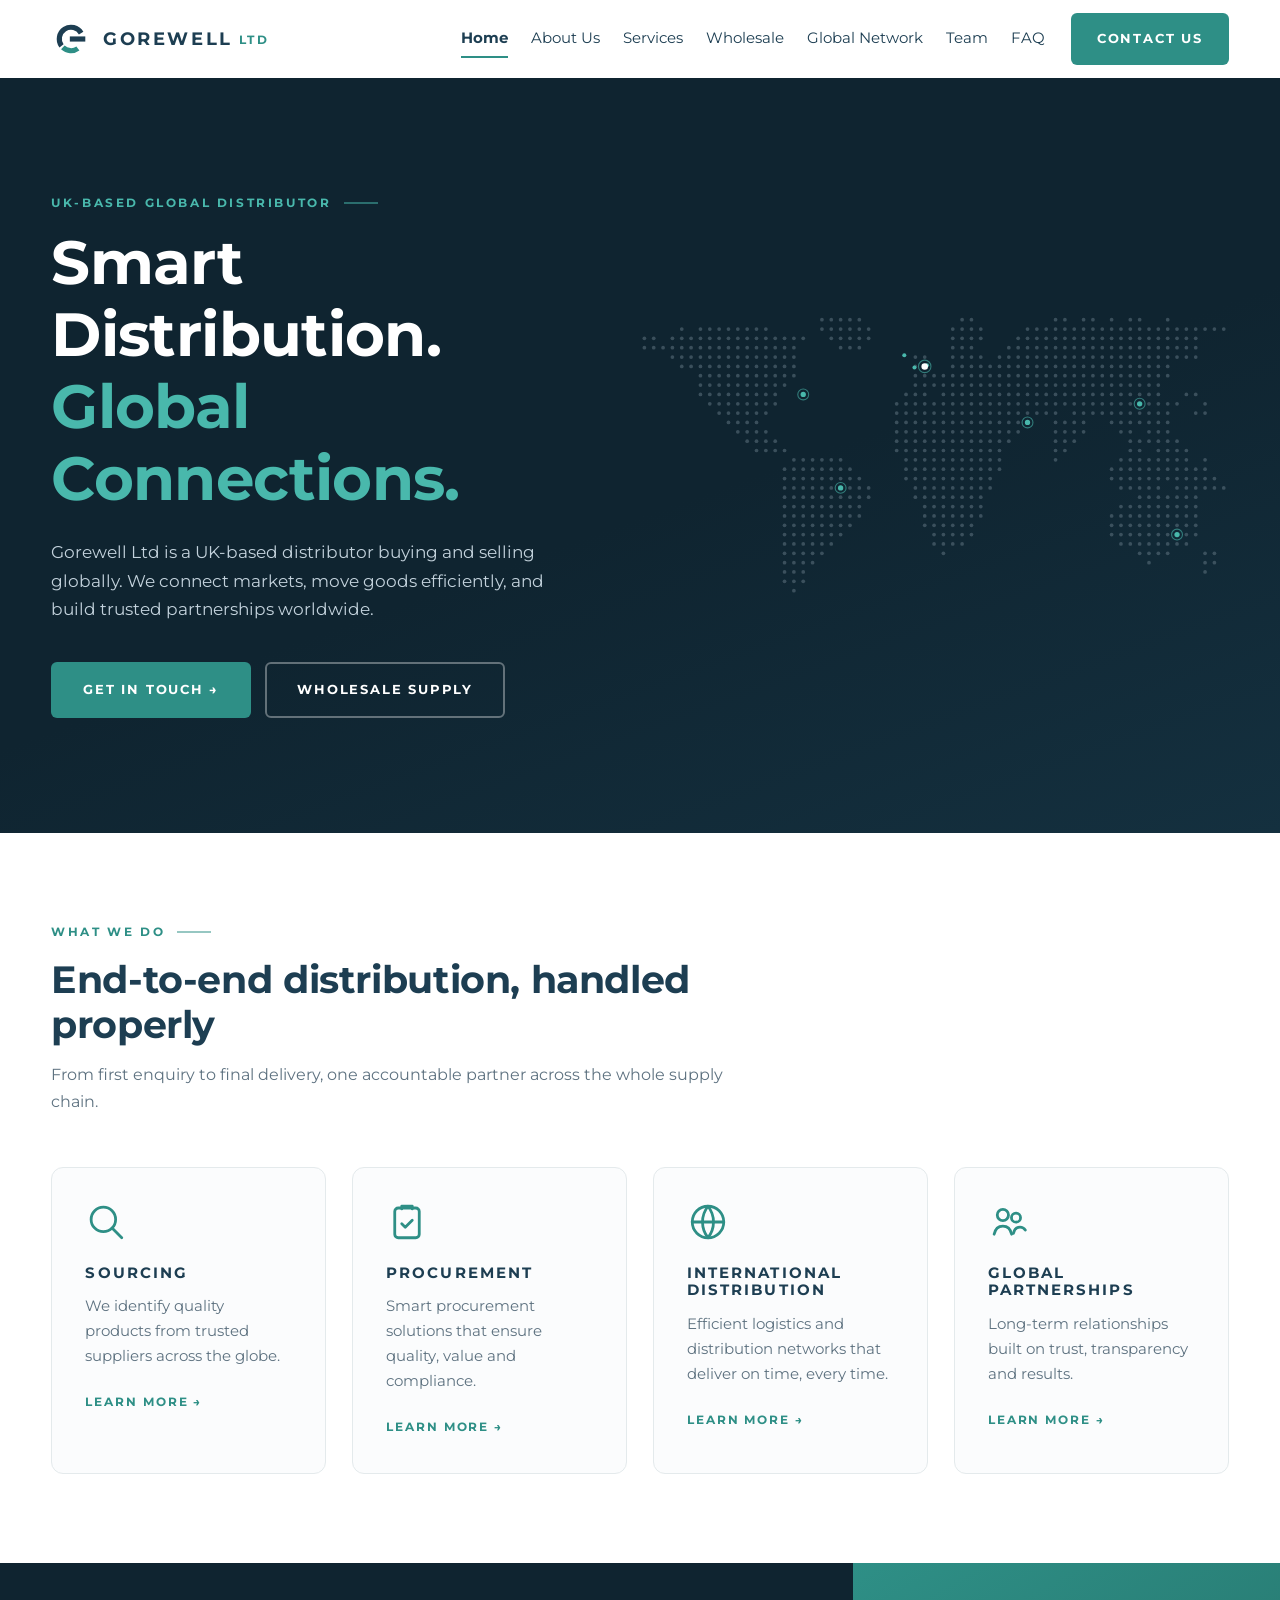
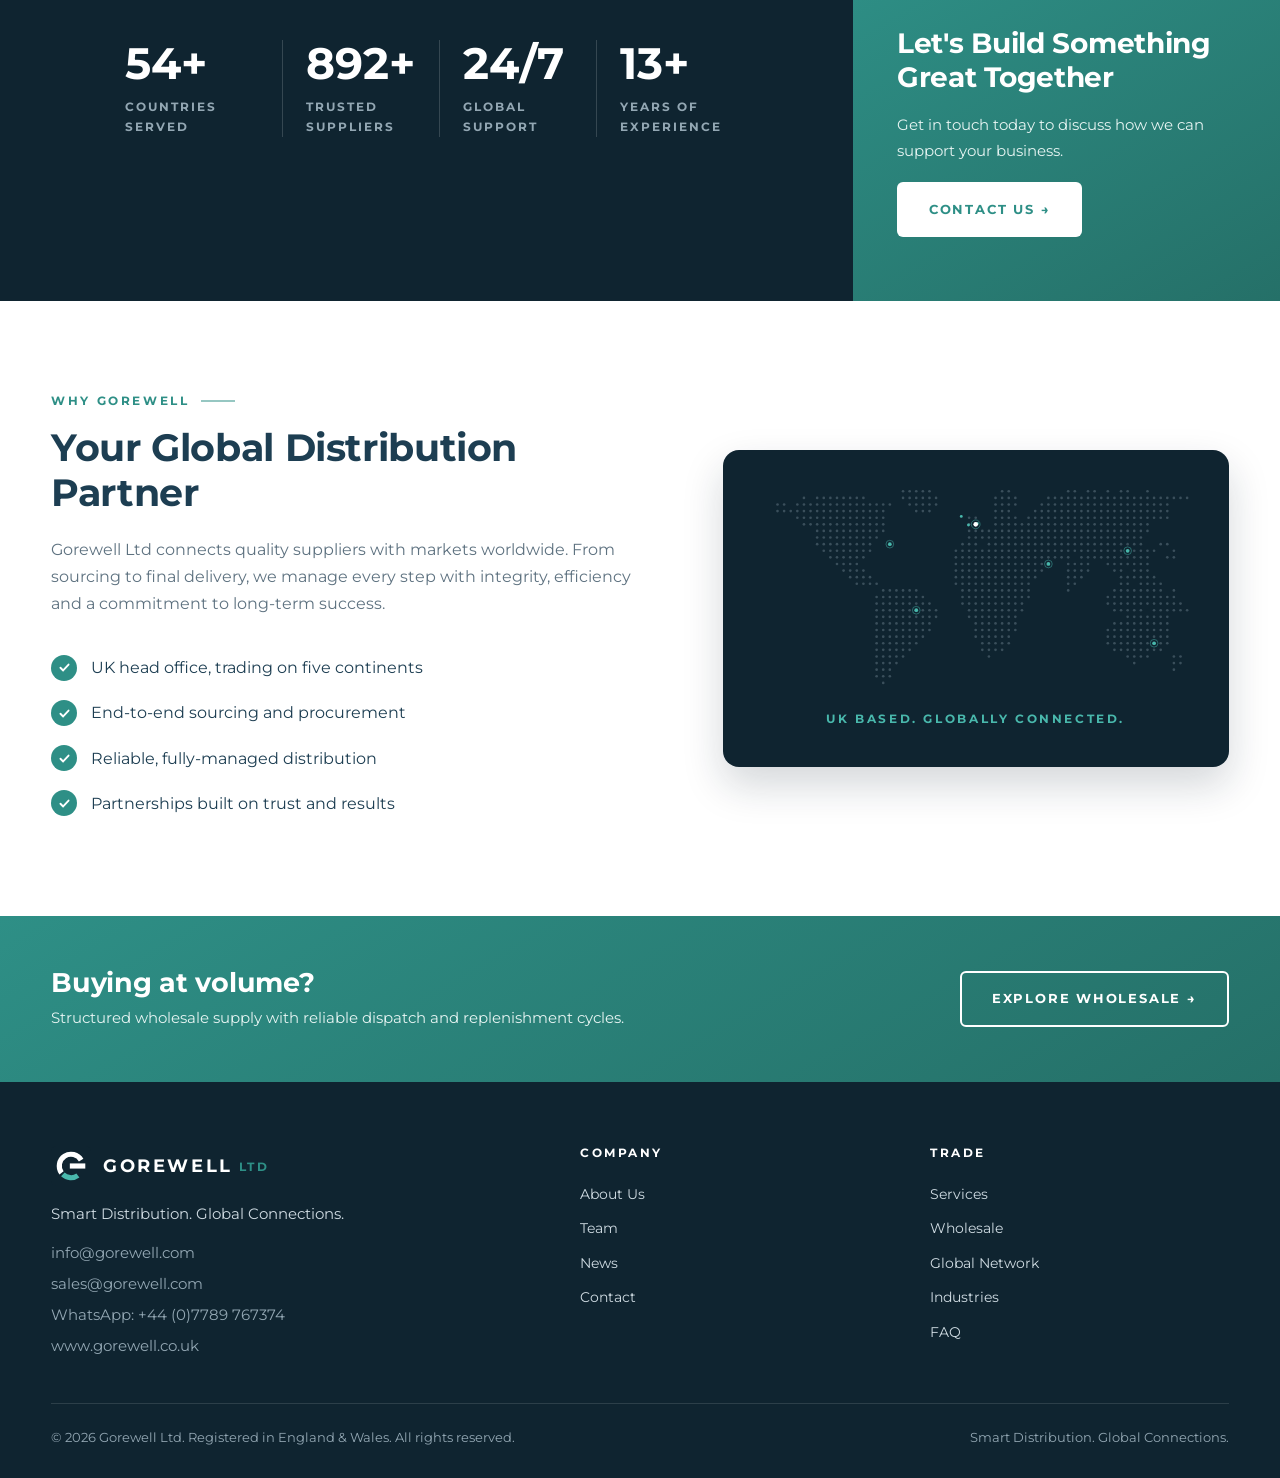
<file: index.html>
<!DOCTYPE html>
<html lang="en-GB">
<head>
  <meta charset="UTF-8">
  <meta name="viewport" content="width=device-width, initial-scale=1.0">
  <title>Gorewell Ltd — Smart Distribution. Global Connections.</title>
  <meta name="description" content="Gorewell Ltd is a UK-based distributor buying and selling globally. We connect markets, move goods efficiently, and build trusted partnerships worldwide.">
  <meta property="og:type" content="website">
  <meta property="og:title" content="Gorewell Ltd — Smart Distribution. Global Connections.">
  <meta property="og:description" content="UK-based global distributor. Sourcing, procurement, wholesale supply, international distribution and global partnerships.">
  <meta property="og:image" content="assets/gorewell-logo-primary.png">
  <link rel="icon" type="image/svg+xml" href="assets/gorewell-logo-icon-dark.svg">
  <link rel="preconnect" href="https://fonts.googleapis.com">
  <link rel="preconnect" href="https://fonts.gstatic.com" crossorigin>
  <link href="https://fonts.googleapis.com/css2?family=Montserrat:wght@400;700&display=swap" rel="stylesheet">
  <link rel="stylesheet" href="css/style.css">
</head>
<body>

  <header class="site-header" id="siteHeader">
    <div class="container nav-wrap">
      <a class="brand" href="index.html" aria-label="Gorewell Ltd home">
        <img src="assets/gorewell-logo-icon.svg" alt="" width="40" height="40">
        <span class="brand-name">GOREWELL<span class="ltd">LTD</span></span>
      </a>
      <nav class="main-nav" id="mainNav" aria-label="Main navigation">
        <a href="index.html" class="active" aria-current="page">Home</a>
        <a href="about.html">About Us</a>
        <a href="services.html">Services</a>
        <a href="wholesale.html">Wholesale</a>
        <a href="global-network.html">Global Network</a>
        <a href="team.html">Team</a>
        <a href="faq.html">FAQ</a>
        <a href="contact.html" class="btn btn-teal mobile-cta">Contact Us</a>
      </nav>
      <a class="btn btn-teal nav-cta" href="contact.html">Contact Us</a>
      <button class="hamburger" id="hamburger" aria-label="Toggle menu" aria-expanded="false" aria-controls="mainNav">
        <span></span><span></span><span></span>
      </button>
    </div>
  </header>

  <main>

    <!-- Hero -->
    <section class="hero">
      <div class="container hero-grid">
        <div>
          <span class="kicker">UK-Based Global Distributor</span>
          <h1>Smart Distribution. <span class="accent">Global Connections.</span></h1>
          <p>Gorewell Ltd is a UK-based distributor buying and selling globally. We connect markets, move goods efficiently, and build trusted partnerships worldwide.</p>
          <div class="hero-ctas">
            <a class="btn btn-teal" href="contact.html">Get in Touch &rarr;</a>
            <a class="btn btn-ghost" href="wholesale.html">Wholesale Supply</a>
          </div>
        </div>
        <div class="dotmap-wrap">
          <svg class="dotmap" data-arcs="true" role="img" aria-label="World map showing Gorewell's global connections from the UK"></svg>
        </div>
      </div>
    </section>

    <!-- Services row -->
    <section class="services section">
      <div class="container">
        <div class="section-head" data-reveal>
          <span class="kicker">What We Do</span>
          <h2>End-to-end distribution, handled properly</h2>
          <p>From first enquiry to final delivery, one accountable partner across the whole supply chain.</p>
        </div>
        <div class="services-grid">
          <div class="service" data-reveal>
            <div class="icon" aria-hidden="true">
              <svg viewBox="0 0 24 24" fill="none" stroke="currentColor" stroke-width="1.6" stroke-linecap="round" stroke-linejoin="round"><circle cx="10.5" cy="10.5" r="7"/><line x1="21" y1="21" x2="15.6" y2="15.6"/></svg>
            </div>
            <h3>Sourcing</h3>
            <p>We identify quality products from trusted suppliers across the globe.</p>
            <a class="more" href="services.html">Learn More &rarr;</a>
          </div>
          <div class="service" data-reveal>
            <div class="icon" aria-hidden="true">
              <svg viewBox="0 0 24 24" fill="none" stroke="currentColor" stroke-width="1.6" stroke-linecap="round" stroke-linejoin="round"><rect x="5" y="4" width="14" height="17" rx="2"/><path d="M9 4.5V3h6v1.5"/><path d="m9 13 2 2 4-4"/></svg>
            </div>
            <h3>Procurement</h3>
            <p>Smart procurement solutions that ensure quality, value and compliance.</p>
            <a class="more" href="services.html">Learn More &rarr;</a>
          </div>
          <div class="service" data-reveal>
            <div class="icon" aria-hidden="true">
              <svg viewBox="0 0 24 24" fill="none" stroke="currentColor" stroke-width="1.6" stroke-linecap="round" stroke-linejoin="round"><circle cx="12" cy="12" r="9"/><path d="M3 12h18"/><path d="M12 3a14.5 14.5 0 0 1 0 18 14.5 14.5 0 0 1 0-18z"/></svg>
            </div>
            <h3>International Distribution</h3>
            <p>Efficient logistics and distribution networks that deliver on time, every time.</p>
            <a class="more" href="services.html">Learn More &rarr;</a>
          </div>
          <div class="service" data-reveal>
            <div class="icon" aria-hidden="true">
              <svg viewBox="0 0 24 24" fill="none" stroke="currentColor" stroke-width="1.6" stroke-linecap="round" stroke-linejoin="round"><circle cx="8.5" cy="8" r="3.2"/><circle cx="16" cy="9.5" r="2.6"/><path d="M3.5 19c.6-3 2.6-4.7 5-4.7s4.4 1.7 5 4.7"/><path d="M14.5 18.5c.5-2.3 2-3.6 3.8-3.6 1.2 0 2.3.6 3 1.7"/></svg>
            </div>
            <h3>Global Partnerships</h3>
            <p>Long-term relationships built on trust, transparency and results.</p>
            <a class="more" href="services.html">Learn More &rarr;</a>
          </div>
        </div>
      </div>
    </section>

    <!-- Stats + CTA band -->
    <section class="stats-band">
      <div class="band-grid">
        <div class="band-inner">
          <div class="stats-grid">
            <div class="stat">
              <div class="num"><span data-count="60" data-suffix="+">0+</span></div>
              <div class="cap">Countries<br>Served</div>
            </div>
            <div class="stat">
              <div class="num"><span data-count="1000" data-suffix="+">0+</span></div>
              <div class="cap">Trusted<br>Suppliers</div>
            </div>
            <div class="stat">
              <div class="num">24/7</div>
              <div class="cap">Global<br>Support</div>
            </div>
            <div class="stat">
              <div class="num"><span data-count="15" data-suffix="+">0+</span></div>
              <div class="cap">Years of<br>Experience</div>
            </div>
          </div>
        </div>
        <div class="cta-panel">
          <h2>Let's Build Something Great Together</h2>
          <p>Get in touch today to discuss how we can support your business.</p>
          <a class="btn btn-white" href="contact.html">Contact Us &rarr;</a>
        </div>
      </div>
    </section>

    <!-- About band -->
    <section class="about section">
      <div class="container about-grid">
        <div data-reveal>
          <span class="kicker">Why Gorewell</span>
          <h2>Your Global Distribution Partner</h2>
          <p>Gorewell Ltd connects quality suppliers with markets worldwide. From sourcing to final delivery, we manage every step with integrity, efficiency and a commitment to long-term success.</p>
          <ul class="ticks">
            <li><span class="tick" aria-hidden="true"><svg viewBox="0 0 24 24" fill="none" stroke="currentColor" stroke-width="3.4" stroke-linecap="round" stroke-linejoin="round"><path d="m4.5 12.5 5 5 10-11"/></svg></span>UK head office, trading on five continents</li>
            <li><span class="tick" aria-hidden="true"><svg viewBox="0 0 24 24" fill="none" stroke="currentColor" stroke-width="3.4" stroke-linecap="round" stroke-linejoin="round"><path d="m4.5 12.5 5 5 10-11"/></svg></span>End-to-end sourcing and procurement</li>
            <li><span class="tick" aria-hidden="true"><svg viewBox="0 0 24 24" fill="none" stroke="currentColor" stroke-width="3.4" stroke-linecap="round" stroke-linejoin="round"><path d="m4.5 12.5 5 5 10-11"/></svg></span>Reliable, fully-managed distribution</li>
            <li><span class="tick" aria-hidden="true"><svg viewBox="0 0 24 24" fill="none" stroke="currentColor" stroke-width="3.4" stroke-linecap="round" stroke-linejoin="round"><path d="m4.5 12.5 5 5 10-11"/></svg></span>Partnerships built on trust and results</li>
          </ul>
        </div>
        <div class="map-card" data-reveal>
          <svg class="dotmap" data-arcs="true" aria-hidden="true"></svg>
          <div class="caption">UK Based. Globally Connected.</div>
        </div>
      </div>
    </section>

    <!-- Wholesale strip -->
    <section class="teal-strip">
      <div class="container strip-inner">
        <div>
          <h2>Buying at volume?</h2>
          <p>Structured wholesale supply with reliable dispatch and replenishment cycles.</p>
        </div>
        <a class="btn btn-outline-white" href="wholesale.html">Explore Wholesale &rarr;</a>
      </div>
    </section>

  </main>

  <footer class="site-footer">
    <div class="container">
      <div class="footer-top">
        <div class="footer-brand">
          <a class="brand" href="index.html" aria-label="Gorewell Ltd home">
            <img src="assets/gorewell-logo-icon-dark.svg" alt="" width="40" height="40">
            <span class="brand-name">GOREWELL<span class="ltd">LTD</span></span>
          </a>
          <p class="tagline">Smart Distribution. Global Connections.</p>
          <a class="contact-line" href="mailto:info@gorewell.com">info@gorewell.com</a>
          <a class="contact-line" href="mailto:sales@gorewell.com">sales@gorewell.com</a>
          <a class="contact-line" href="https://wa.me/447789767374" target="_blank" rel="noopener">WhatsApp: +44 (0)7789 767374</a>
          <a class="contact-line" href="https://www.gorewell.co.uk">www.gorewell.co.uk</a>
        </div>
        <div class="footer-col">
          <h3>Company</h3>
          <a href="about.html">About Us</a>
          <a href="team.html">Team</a>
          <a href="news.html">News</a>
          <a href="contact.html">Contact</a>
        </div>
        <div class="footer-col">
          <h3>Trade</h3>
          <a href="services.html">Services</a>
          <a href="wholesale.html">Wholesale</a>
          <a href="global-network.html">Global Network</a>
          <a href="industries.html">Industries</a>
          <a href="faq.html">FAQ</a>
        </div>
      </div>
      <div class="footer-bottom">
        <span>&copy; 2026 Gorewell Ltd. Registered in England &amp; Wales. All rights reserved.</span>
        <span>Smart Distribution. Global Connections.</span>
      </div>
    </div>
  </footer>

  <script src="js/main.js"></script>
</body>
</html>
</file>
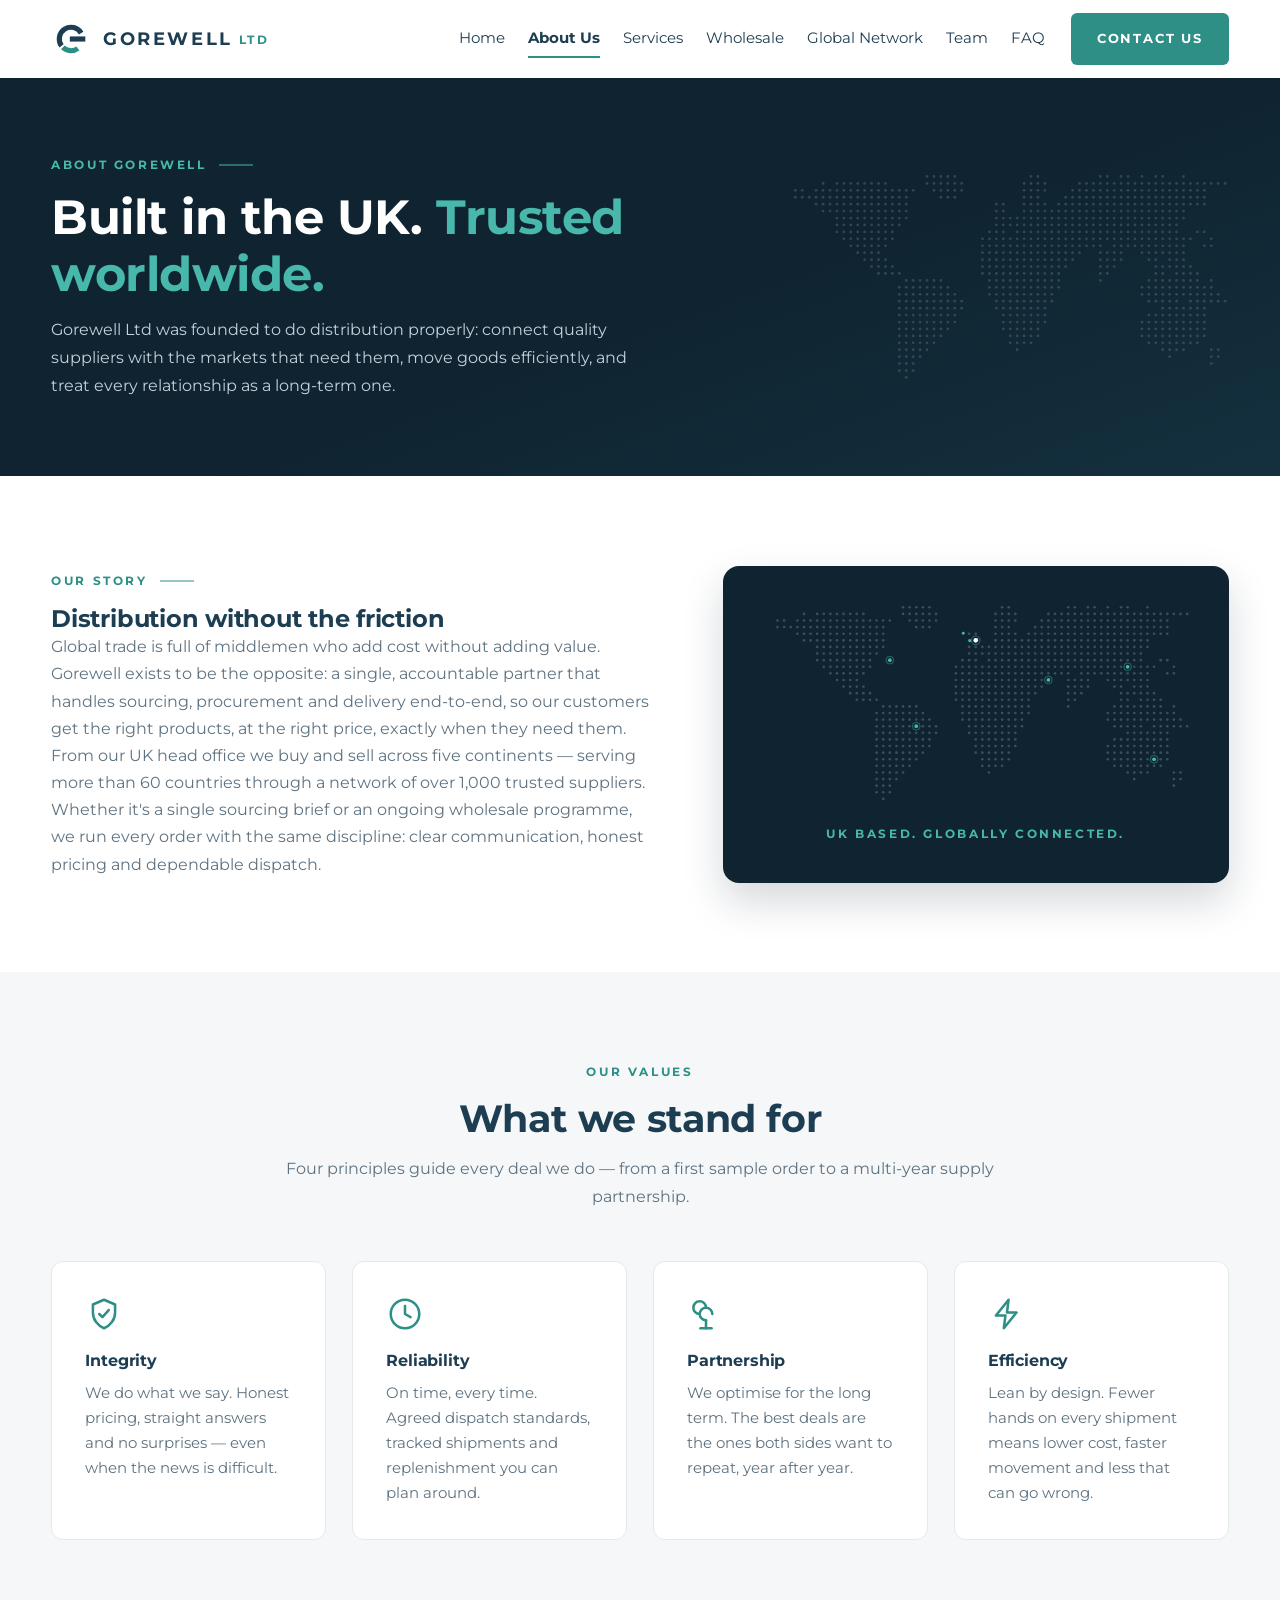
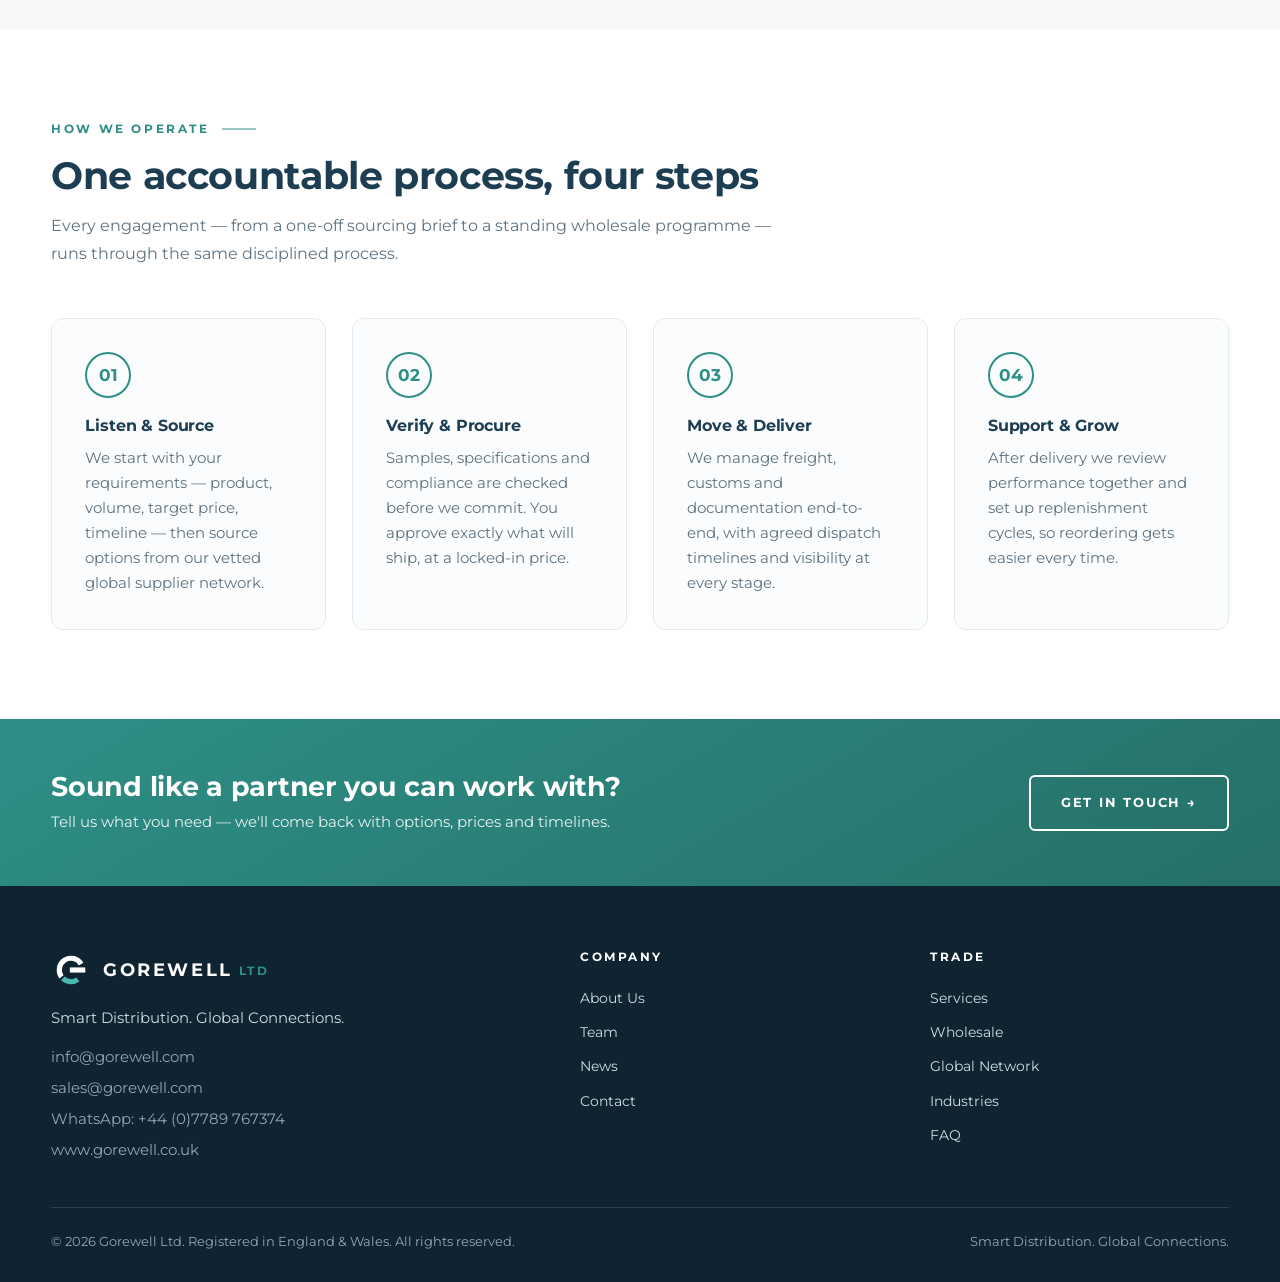
<file: about.html>
<!DOCTYPE html>
<html lang="en-GB">
<head>
  <meta charset="UTF-8">
  <meta name="viewport" content="width=device-width, initial-scale=1.0">
  <title>About Us — Gorewell Ltd</title>
  <meta name="description" content="Gorewell Ltd is a UK-based distributor trading on five continents. Learn about our values — integrity, reliability, partnership, efficiency — and how we operate.">
  <meta property="og:type" content="website">
  <meta property="og:title" content="About Us — Gorewell Ltd">
  <meta property="og:description" content="A UK-based distributor connecting quality suppliers with markets worldwide — and the values behind how we work.">
  <meta property="og:image" content="assets/gorewell-logo-primary.png">
  <link rel="icon" type="image/svg+xml" href="assets/gorewell-logo-icon-dark.svg">
  <link rel="preconnect" href="https://fonts.googleapis.com">
  <link rel="preconnect" href="https://fonts.gstatic.com" crossorigin>
  <link href="https://fonts.googleapis.com/css2?family=Montserrat:wght@400;700&display=swap" rel="stylesheet">
  <link rel="stylesheet" href="css/style.css">
</head>
<body>

  <header class="site-header" id="siteHeader">
    <div class="container nav-wrap">
      <a class="brand" href="index.html" aria-label="Gorewell Ltd home">
        <img src="assets/gorewell-logo-icon.svg" alt="" width="40" height="40">
        <span class="brand-name">GOREWELL<span class="ltd">LTD</span></span>
      </a>
      <nav class="main-nav" id="mainNav" aria-label="Main navigation">
        <a href="index.html">Home</a>
        <a href="about.html" class="active" aria-current="page">About Us</a>
        <a href="services.html">Services</a>
        <a href="wholesale.html">Wholesale</a>
        <a href="global-network.html">Global Network</a>
        <a href="team.html">Team</a>
        <a href="faq.html">FAQ</a>
        <a href="contact.html" class="btn btn-teal mobile-cta">Contact Us</a>
      </nav>
      <a class="btn btn-teal nav-cta" href="contact.html">Contact Us</a>
      <button class="hamburger" id="hamburger" aria-label="Toggle menu" aria-expanded="false" aria-controls="mainNav">
        <span></span><span></span><span></span>
      </button>
    </div>
  </header>

  <main>

    <section class="page-head">
      <div class="container page-head-grid">
        <div>
          <span class="kicker">About Gorewell</span>
          <h1>Built in the UK. <span class="accent">Trusted worldwide.</span></h1>
          <p>Gorewell Ltd was founded to do distribution properly: connect quality suppliers with the markets that need them, move goods efficiently, and treat every relationship as a long-term one.</p>
        </div>
        <div class="dotmap-wrap">
          <svg class="dotmap" aria-hidden="true"></svg>
        </div>
      </div>
    </section>

    <!-- Story -->
    <section class="section" style="background:#fff">
      <div class="container about-grid">
        <div data-reveal>
          <span class="kicker">Our Story</span>
          <h2>Distribution without the friction</h2>
          <p>Global trade is full of middlemen who add cost without adding value. Gorewell exists to be the opposite: a single, accountable partner that handles sourcing, procurement and delivery end-to-end, so our customers get the right products, at the right price, exactly when they need them.</p>
          <p>From our UK head office we buy and sell across five continents — serving more than 60 countries through a network of over 1,000 trusted suppliers. Whether it's a single sourcing brief or an ongoing wholesale programme, we run every order with the same discipline: clear communication, honest pricing and dependable dispatch.</p>
        </div>
        <div class="map-card" data-reveal>
          <svg class="dotmap" data-arcs="true" aria-hidden="true"></svg>
          <div class="caption">UK Based. Globally Connected.</div>
        </div>
      </div>
    </section>

    <!-- Values -->
    <section class="section">
      <div class="container">
        <div class="section-head center" data-reveal>
          <span class="kicker">Our Values</span>
          <h2>What we stand for</h2>
          <p>Four principles guide every deal we do — from a first sample order to a multi-year supply partnership.</p>
        </div>
        <div class="card-grid">
          <div class="info-card" data-reveal>
            <div class="icon" aria-hidden="true">
              <svg viewBox="0 0 24 24" fill="none" stroke="currentColor" stroke-width="1.6" stroke-linecap="round" stroke-linejoin="round"><path d="M12 3l7 3v5c0 4.6-3 8.4-7 10-4-1.6-7-5.4-7-10V6z"/><path d="m9 12 2 2 4-4.5"/></svg>
            </div>
            <h3>Integrity</h3>
            <p>We do what we say. Honest pricing, straight answers and no surprises — even when the news is difficult.</p>
          </div>
          <div class="info-card" data-reveal>
            <div class="icon" aria-hidden="true">
              <svg viewBox="0 0 24 24" fill="none" stroke="currentColor" stroke-width="1.6" stroke-linecap="round" stroke-linejoin="round"><circle cx="12" cy="12" r="9"/><path d="M12 7v5l3.5 2"/></svg>
            </div>
            <h3>Reliability</h3>
            <p>On time, every time. Agreed dispatch standards, tracked shipments and replenishment you can plan around.</p>
          </div>
          <div class="info-card" data-reveal>
            <div class="icon" aria-hidden="true">
              <svg viewBox="0 0 24 24" fill="none" stroke="currentColor" stroke-width="1.6" stroke-linecap="round" stroke-linejoin="round"><path d="M8 12a4 4 0 1 1 4-4"/><path d="M16 12a4 4 0 1 0-4 4"/><path d="M12 16v5"/><path d="M8.5 21h7"/></svg>
            </div>
            <h3>Partnership</h3>
            <p>We optimise for the long term. The best deals are the ones both sides want to repeat, year after year.</p>
          </div>
          <div class="info-card" data-reveal>
            <div class="icon" aria-hidden="true">
              <svg viewBox="0 0 24 24" fill="none" stroke="currentColor" stroke-width="1.6" stroke-linecap="round" stroke-linejoin="round"><path d="M13 3 5 13h6l-1 8 8-10h-6z"/></svg>
            </div>
            <h3>Efficiency</h3>
            <p>Lean by design. Fewer hands on every shipment means lower cost, faster movement and less that can go wrong.</p>
          </div>
        </div>
      </div>
    </section>

    <!-- How we operate -->
    <section class="section" style="background:#fff">
      <div class="container">
        <div class="section-head" data-reveal>
          <span class="kicker">How We Operate</span>
          <h2>One accountable process, four steps</h2>
          <p>Every engagement — from a one-off sourcing brief to a standing wholesale programme — runs through the same disciplined process.</p>
        </div>
        <div class="steps" style="--step-cols:4">
          <div class="step" data-reveal>
            <span class="step-num" aria-hidden="true"></span>
            <h3>Listen &amp; Source</h3>
            <p>We start with your requirements — product, volume, target price, timeline — then source options from our vetted global supplier network.</p>
          </div>
          <div class="step" data-reveal>
            <span class="step-num" aria-hidden="true"></span>
            <h3>Verify &amp; Procure</h3>
            <p>Samples, specifications and compliance are checked before we commit. You approve exactly what will ship, at a locked-in price.</p>
          </div>
          <div class="step" data-reveal>
            <span class="step-num" aria-hidden="true"></span>
            <h3>Move &amp; Deliver</h3>
            <p>We manage freight, customs and documentation end-to-end, with agreed dispatch timelines and visibility at every stage.</p>
          </div>
          <div class="step" data-reveal>
            <span class="step-num" aria-hidden="true"></span>
            <h3>Support &amp; Grow</h3>
            <p>After delivery we review performance together and set up replenishment cycles, so reordering gets easier every time.</p>
          </div>
        </div>
      </div>
    </section>

    <section class="teal-strip">
      <div class="container strip-inner">
        <div>
          <h2>Sound like a partner you can work with?</h2>
          <p>Tell us what you need — we'll come back with options, prices and timelines.</p>
        </div>
        <a class="btn btn-outline-white" href="contact.html">Get in Touch &rarr;</a>
      </div>
    </section>

  </main>

  <footer class="site-footer">
    <div class="container">
      <div class="footer-top">
        <div class="footer-brand">
          <a class="brand" href="index.html" aria-label="Gorewell Ltd home">
            <img src="assets/gorewell-logo-icon-dark.svg" alt="" width="40" height="40">
            <span class="brand-name">GOREWELL<span class="ltd">LTD</span></span>
          </a>
          <p class="tagline">Smart Distribution. Global Connections.</p>
          <a class="contact-line" href="mailto:info@gorewell.com">info@gorewell.com</a>
          <a class="contact-line" href="mailto:sales@gorewell.com">sales@gorewell.com</a>
          <a class="contact-line" href="https://wa.me/447789767374" target="_blank" rel="noopener">WhatsApp: +44 (0)7789 767374</a>
          <a class="contact-line" href="https://www.gorewell.co.uk">www.gorewell.co.uk</a>
        </div>
        <div class="footer-col">
          <h3>Company</h3>
          <a href="about.html">About Us</a>
          <a href="team.html">Team</a>
          <a href="news.html">News</a>
          <a href="contact.html">Contact</a>
        </div>
        <div class="footer-col">
          <h3>Trade</h3>
          <a href="services.html">Services</a>
          <a href="wholesale.html">Wholesale</a>
          <a href="global-network.html">Global Network</a>
          <a href="industries.html">Industries</a>
          <a href="faq.html">FAQ</a>
        </div>
      </div>
      <div class="footer-bottom">
        <span>&copy; 2026 Gorewell Ltd. Registered in England &amp; Wales. All rights reserved.</span>
        <span>Smart Distribution. Global Connections.</span>
      </div>
    </div>
  </footer>

  <script src="js/main.js"></script>
</body>
</html>
</file>
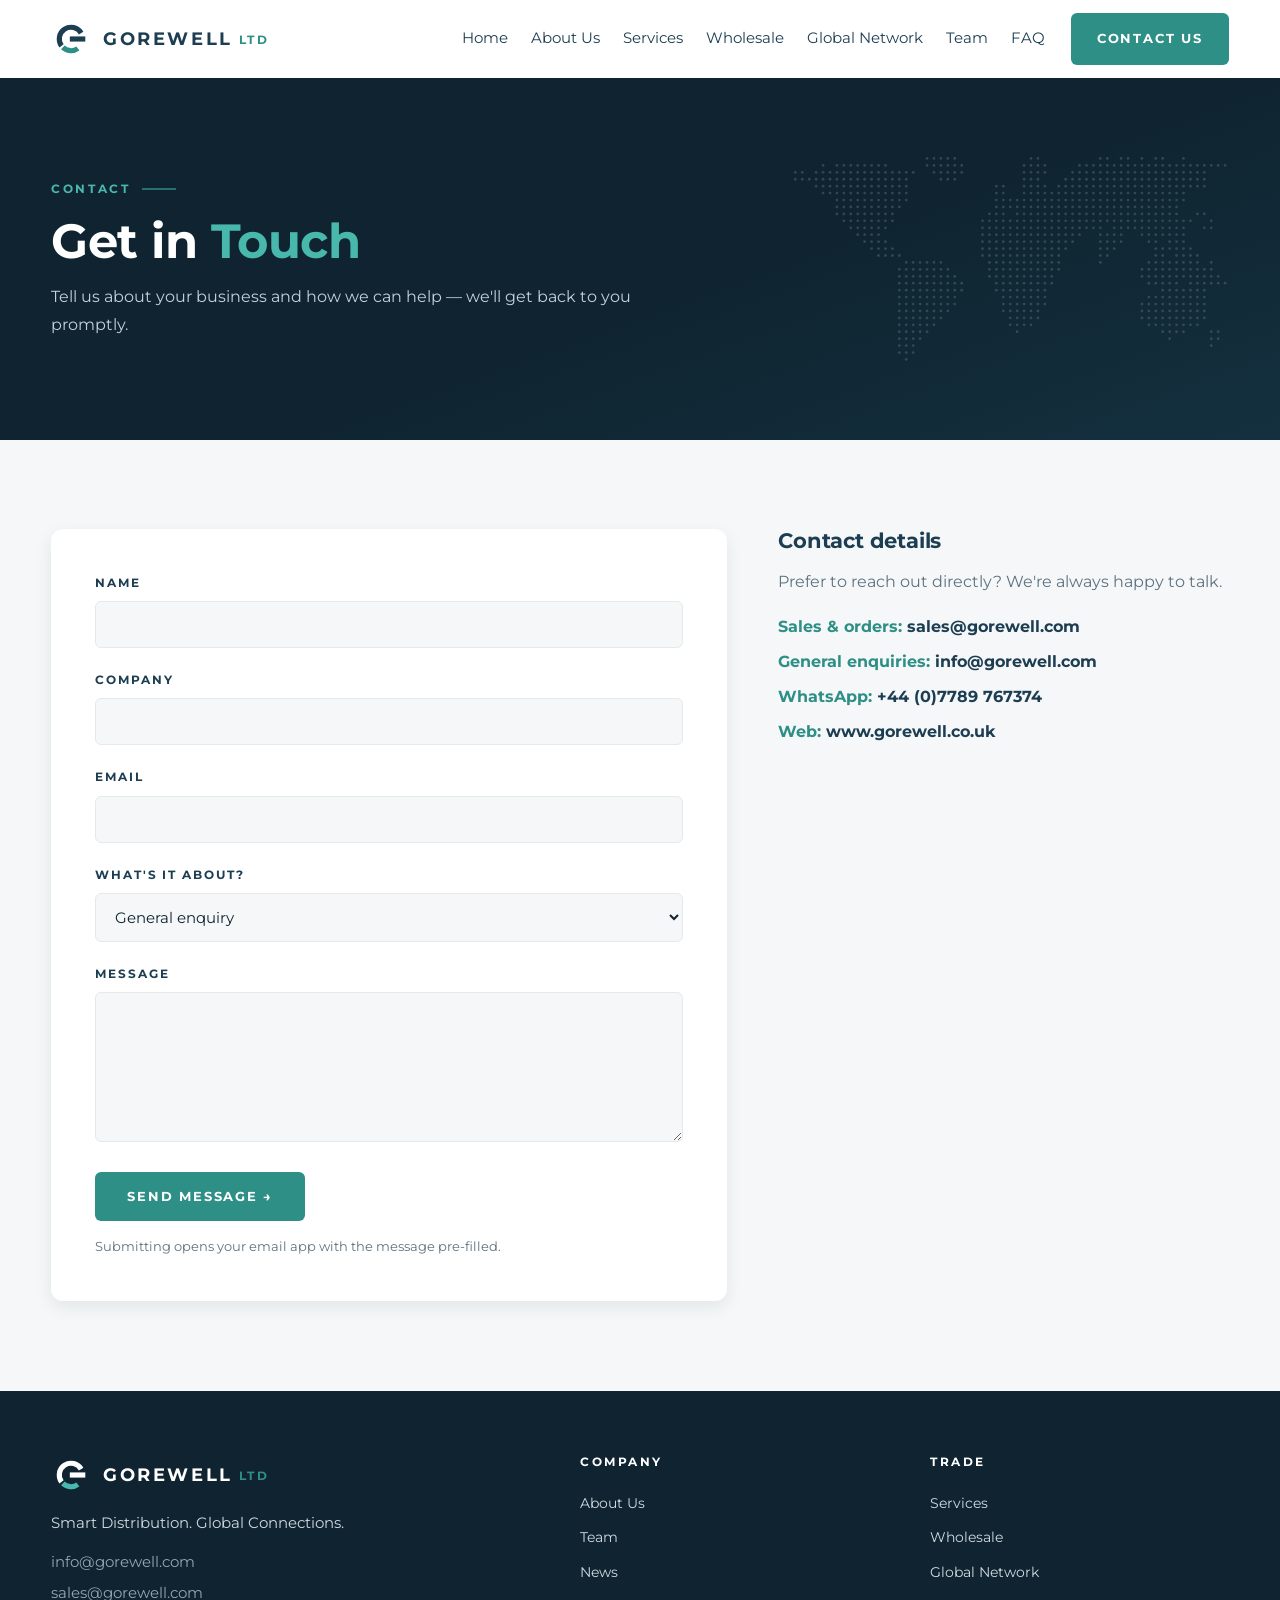
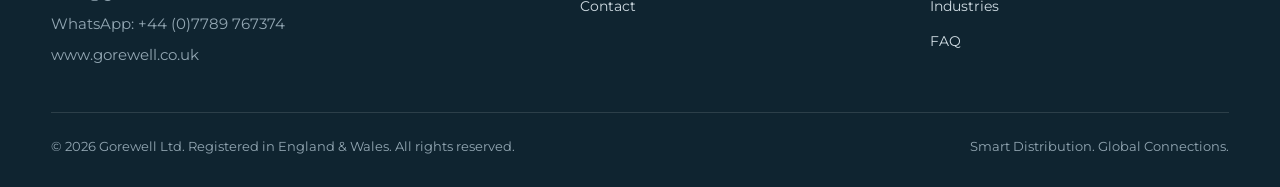
<file: contact.html>
<!DOCTYPE html>
<html lang="en-GB">
<head>
  <meta charset="UTF-8">
  <meta name="viewport" content="width=device-width, initial-scale=1.0">
  <title>Contact Us — Gorewell Ltd</title>
  <meta name="description" content="Get in touch with Gorewell Ltd — UK-based global distribution. Smart Distribution. Global Connections.">
  <meta property="og:type" content="website">
  <meta property="og:title" content="Contact Us — Gorewell Ltd">
  <meta property="og:description" content="Get in touch today to discuss how we can support your business.">
  <meta property="og:image" content="assets/gorewell-logo-primary.png">
  <link rel="icon" type="image/svg+xml" href="assets/gorewell-logo-icon-dark.svg">
  <link rel="preconnect" href="https://fonts.googleapis.com">
  <link rel="preconnect" href="https://fonts.gstatic.com" crossorigin>
  <link href="https://fonts.googleapis.com/css2?family=Montserrat:wght@400;700&display=swap" rel="stylesheet">
  <link rel="stylesheet" href="css/style.css">
</head>
<body>

  <header class="site-header" id="siteHeader">
    <div class="container nav-wrap">
      <a class="brand" href="index.html" aria-label="Gorewell Ltd home">
        <img src="assets/gorewell-logo-icon.svg" alt="" width="40" height="40">
        <span class="brand-name">GOREWELL<span class="ltd">LTD</span></span>
      </a>
      <nav class="main-nav" id="mainNav" aria-label="Main navigation">
        <a href="index.html">Home</a>
        <a href="about.html">About Us</a>
        <a href="services.html">Services</a>
        <a href="wholesale.html">Wholesale</a>
        <a href="global-network.html">Global Network</a>
        <a href="team.html">Team</a>
        <a href="faq.html">FAQ</a>
        <a href="contact.html" class="btn btn-teal mobile-cta">Contact Us</a>
      </nav>
      <a class="btn btn-teal nav-cta" href="contact.html">Contact Us</a>
      <button class="hamburger" id="hamburger" aria-label="Toggle menu" aria-expanded="false" aria-controls="mainNav">
        <span></span><span></span><span></span>
      </button>
    </div>
  </header>

  <main>

    <section class="page-head">
      <div class="container page-head-grid">
        <div>
          <span class="kicker">Contact</span>
          <h1>Get in <span class="accent">Touch</span></h1>
          <p>Tell us about your business and how we can help — we'll get back to you promptly.</p>
        </div>
        <div class="dotmap-wrap">
          <svg class="dotmap" aria-hidden="true"></svg>
        </div>
      </div>
    </section>

    <section class="section">
      <div class="container contact-grid">
        <form class="contact-form" id="contactForm" novalidate>
          <div class="field">
            <label for="cf-name">Name</label>
            <input type="text" id="cf-name" name="name" autocomplete="name" required>
          </div>
          <div class="field">
            <label for="cf-company">Company</label>
            <input type="text" id="cf-company" name="company" autocomplete="organization">
          </div>
          <div class="field">
            <label for="cf-email">Email</label>
            <input type="email" id="cf-email" name="email" autocomplete="email" required>
          </div>
          <div class="field">
            <label for="cf-topic">What's it about?</label>
            <select id="cf-topic" name="topic">
              <option value="info">General enquiry</option>
              <option value="sales">Orders, wholesale &amp; price lists</option>
            </select>
          </div>
          <div class="field">
            <label for="cf-message">Message</label>
            <textarea id="cf-message" name="message" required></textarea>
          </div>
          <button type="submit" class="btn btn-teal">Send Message &rarr;</button>
          <p class="form-note">Submitting opens your email app with the message pre-filled.</p>
        </form>
        <aside class="contact-aside">
          <h2>Contact details</h2>
          <p>Prefer to reach out directly? We're always happy to talk.</p>
          <a class="detail" href="mailto:sales@gorewell.com"><span>Sales &amp; orders:</span> sales@gorewell.com</a>
          <a class="detail" href="mailto:info@gorewell.com"><span>General enquiries:</span> info@gorewell.com</a>
          <a class="detail" href="https://wa.me/447789767374" target="_blank" rel="noopener"><span>WhatsApp:</span> +44 (0)7789 767374</a>
          <a class="detail" href="https://www.gorewell.co.uk"><span>Web:</span> www.gorewell.co.uk</a>
        </aside>
      </div>
    </section>

  </main>

  <footer class="site-footer">
    <div class="container">
      <div class="footer-top">
        <div class="footer-brand">
          <a class="brand" href="index.html" aria-label="Gorewell Ltd home">
            <img src="assets/gorewell-logo-icon-dark.svg" alt="" width="40" height="40">
            <span class="brand-name">GOREWELL<span class="ltd">LTD</span></span>
          </a>
          <p class="tagline">Smart Distribution. Global Connections.</p>
          <a class="contact-line" href="mailto:info@gorewell.com">info@gorewell.com</a>
          <a class="contact-line" href="mailto:sales@gorewell.com">sales@gorewell.com</a>
          <a class="contact-line" href="https://wa.me/447789767374" target="_blank" rel="noopener">WhatsApp: +44 (0)7789 767374</a>
          <a class="contact-line" href="https://www.gorewell.co.uk">www.gorewell.co.uk</a>
        </div>
        <div class="footer-col">
          <h3>Company</h3>
          <a href="about.html">About Us</a>
          <a href="team.html">Team</a>
          <a href="news.html">News</a>
          <a href="contact.html">Contact</a>
        </div>
        <div class="footer-col">
          <h3>Trade</h3>
          <a href="services.html">Services</a>
          <a href="wholesale.html">Wholesale</a>
          <a href="global-network.html">Global Network</a>
          <a href="industries.html">Industries</a>
          <a href="faq.html">FAQ</a>
        </div>
      </div>
      <div class="footer-bottom">
        <span>&copy; 2026 Gorewell Ltd. Registered in England &amp; Wales. All rights reserved.</span>
        <span>Smart Distribution. Global Connections.</span>
      </div>
    </div>
  </footer>

  <script src="js/main.js"></script>
</body>
</html>
</file>
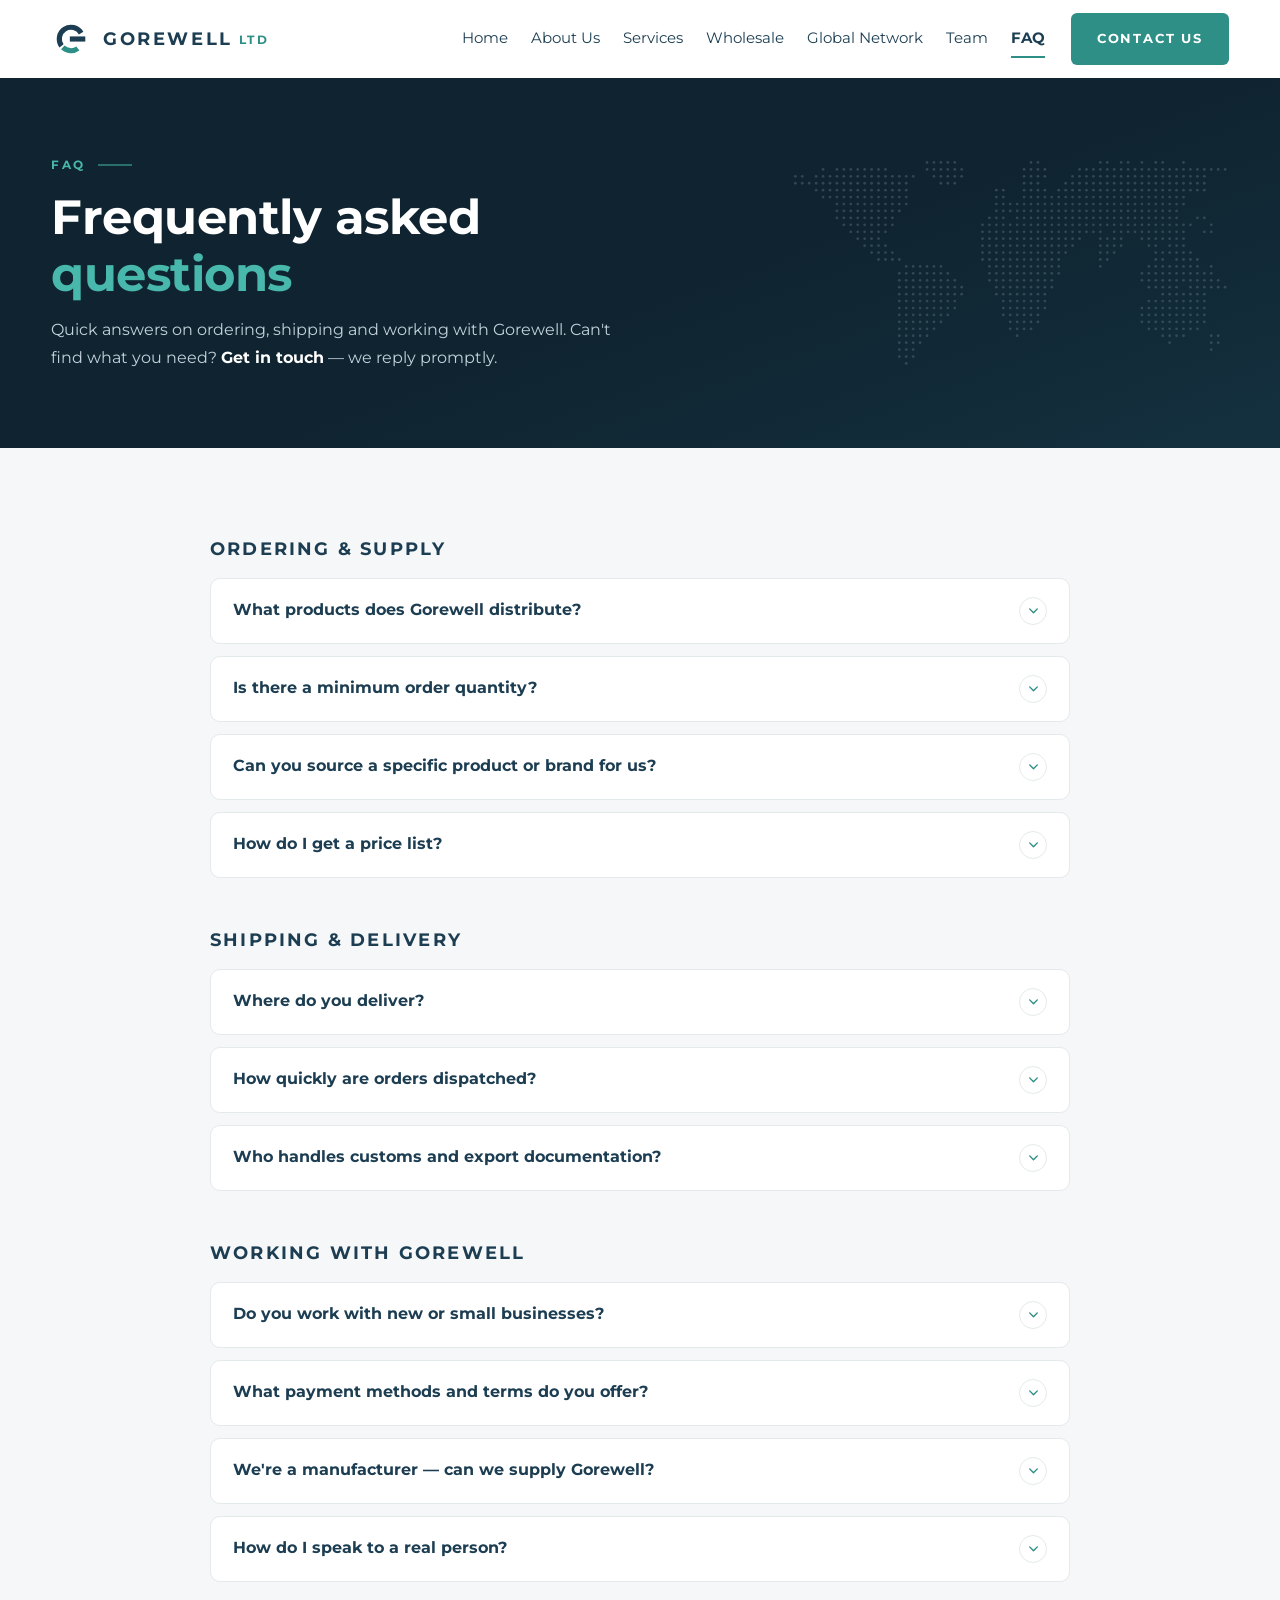
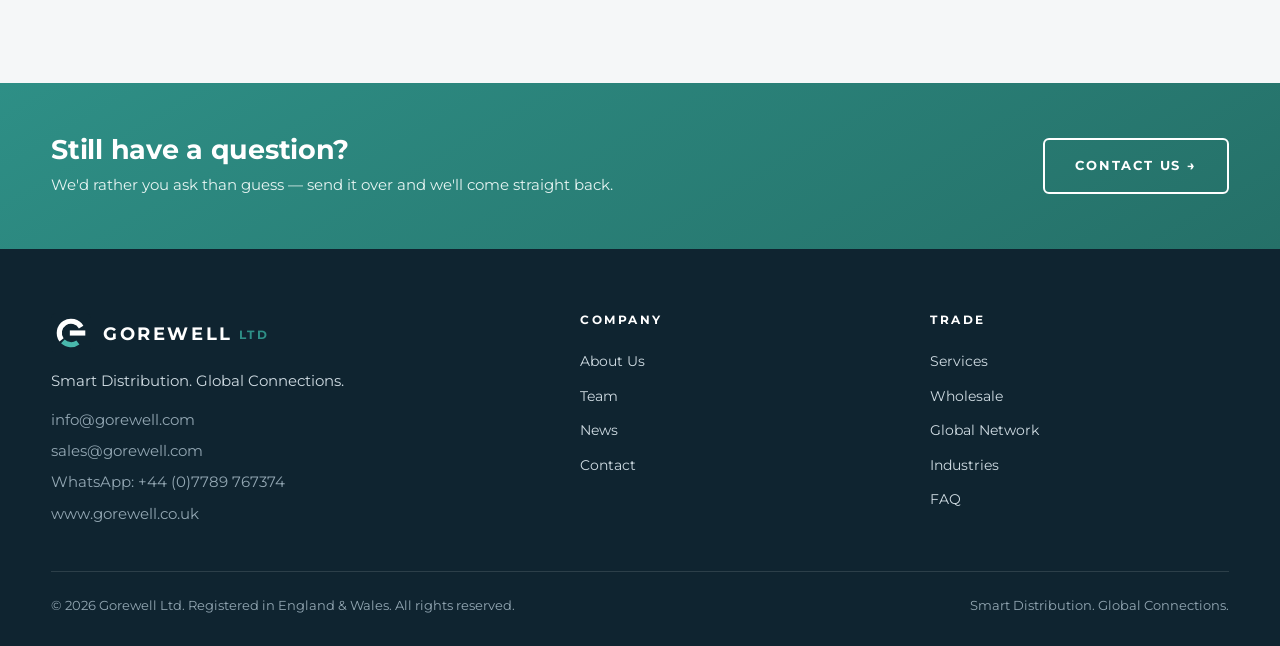
<file: faq.html>
<!DOCTYPE html>
<html lang="en-GB">
<head>
  <meta charset="UTF-8">
  <meta name="viewport" content="width=device-width, initial-scale=1.0">
  <title>FAQ — Gorewell Ltd</title>
  <meta name="description" content="Frequently asked questions about ordering, wholesale supply, shipping and working with Gorewell Ltd — a UK-based global distributor.">
  <meta property="og:type" content="website">
  <meta property="og:title" content="FAQ — Gorewell Ltd">
  <meta property="og:description" content="Answers on ordering, minimum quantities, shipping, payment and working with Gorewell.">
  <meta property="og:image" content="assets/gorewell-logo-primary.png">
  <link rel="icon" type="image/svg+xml" href="assets/gorewell-logo-icon-dark.svg">
  <link rel="preconnect" href="https://fonts.googleapis.com">
  <link rel="preconnect" href="https://fonts.gstatic.com" crossorigin>
  <link href="https://fonts.googleapis.com/css2?family=Montserrat:wght@400;700&display=swap" rel="stylesheet">
  <link rel="stylesheet" href="css/style.css">
</head>
<body>

  <header class="site-header" id="siteHeader">
    <div class="container nav-wrap">
      <a class="brand" href="index.html" aria-label="Gorewell Ltd home">
        <img src="assets/gorewell-logo-icon.svg" alt="" width="40" height="40">
        <span class="brand-name">GOREWELL<span class="ltd">LTD</span></span>
      </a>
      <nav class="main-nav" id="mainNav" aria-label="Main navigation">
        <a href="index.html">Home</a>
        <a href="about.html">About Us</a>
        <a href="services.html">Services</a>
        <a href="wholesale.html">Wholesale</a>
        <a href="global-network.html">Global Network</a>
        <a href="team.html">Team</a>
        <a href="faq.html" class="active" aria-current="page">FAQ</a>
        <a href="contact.html" class="btn btn-teal mobile-cta">Contact Us</a>
      </nav>
      <a class="btn btn-teal nav-cta" href="contact.html">Contact Us</a>
      <button class="hamburger" id="hamburger" aria-label="Toggle menu" aria-expanded="false" aria-controls="mainNav">
        <span></span><span></span><span></span>
      </button>
    </div>
  </header>

  <main>

    <section class="page-head">
      <div class="container page-head-grid">
        <div>
          <span class="kicker">FAQ</span>
          <h1>Frequently asked <span class="accent">questions</span></h1>
          <p>Quick answers on ordering, shipping and working with Gorewell. Can't find what you need? <a href="contact.html" style="color:#fff;font-weight:700">Get in touch</a> — we reply promptly.</p>
        </div>
        <div class="dotmap-wrap">
          <svg class="dotmap" aria-hidden="true"></svg>
        </div>
      </div>
    </section>

    <section class="section">
      <div class="container">

        <div class="faq-group" data-reveal>
          <h2>Ordering &amp; Supply</h2>
          <details class="faq-item">
            <summary>What products does Gorewell distribute?<span class="chev" aria-hidden="true"><svg viewBox="0 0 24 24" fill="none" stroke="currentColor" stroke-width="2.6" stroke-linecap="round" stroke-linejoin="round"><path d="m5 9 7 7 7-7"/></svg></span></summary>
            <div class="faq-a">We trade across a broad range of consumer and commercial product categories, buying and selling globally. Because we source to demand, the practical answer is: tell us what you need — if it can be supplied reliably and at the right price, we can usually get it.</div>
          </details>
          <details class="faq-item">
            <summary>Is there a minimum order quantity?<span class="chev" aria-hidden="true"><svg viewBox="0 0 24 24" fill="none" stroke="currentColor" stroke-width="2.6" stroke-linecap="round" stroke-linejoin="round"><path d="m5 9 7 7 7-7"/></svg></span></summary>
            <div class="faq-a">Minimums vary by product line. Wholesale orders are typically placed by the case, carton or pallet, and we'll always tell you the minimum for a given line before you commit. For new customers we're happy to start with smaller trial orders.</div>
          </details>
          <details class="faq-item">
            <summary>Can you source a specific product or brand for us?<span class="chev" aria-hidden="true"><svg viewBox="0 0 24 24" fill="none" stroke="currentColor" stroke-width="2.6" stroke-linecap="round" stroke-linejoin="round"><path d="m5 9 7 7 7-7"/></svg></span></summary>
            <div class="faq-a">Yes — bespoke sourcing is one of our core services. Send us the product details, target price and volumes, and we'll search our supplier network and come back with options, lead times and pricing.</div>
          </details>
          <details class="faq-item">
            <summary>How do I get a price list?<span class="chev" aria-hidden="true"><svg viewBox="0 0 24 24" fill="none" stroke="currentColor" stroke-width="2.6" stroke-linecap="round" stroke-linejoin="round"><path d="m5 9 7 7 7-7"/></svg></span></summary>
            <div class="faq-a">Just <a href="contact.html">contact us</a> with a note about what you sell and the volumes you work with. We tailor price lists to each customer rather than publishing one generic sheet, because volume and frequency genuinely change the price we can offer.</div>
          </details>
        </div>

        <div class="faq-group" data-reveal>
          <h2>Shipping &amp; Delivery</h2>
          <details class="faq-item">
            <summary>Where do you deliver?<span class="chev" aria-hidden="true"><svg viewBox="0 0 24 24" fill="none" stroke="currentColor" stroke-width="2.6" stroke-linecap="round" stroke-linejoin="round"><path d="m5 9 7 7 7-7"/></svg></span></summary>
            <div class="faq-a">We're based in the UK and deliver domestically and internationally — our network covers more than 60 countries across five continents. If you're unsure whether we can reach you, ask; the answer is usually yes.</div>
          </details>
          <details class="faq-item">
            <summary>How quickly are orders dispatched?<span class="chev" aria-hidden="true"><svg viewBox="0 0 24 24" fill="none" stroke="currentColor" stroke-width="2.6" stroke-linecap="round" stroke-linejoin="round"><path d="m5 9 7 7 7-7"/></svg></span></summary>
            <div class="faq-a">Dispatch timelines are agreed per order and per customer — and once agreed, we hit them. For repeat wholesale customers we set up standing replenishment schedules so dispatch happens like clockwork without you having to chase.</div>
          </details>
          <details class="faq-item">
            <summary>Who handles customs and export documentation?<span class="chev" aria-hidden="true"><svg viewBox="0 0 24 24" fill="none" stroke="currentColor" stroke-width="2.6" stroke-linecap="round" stroke-linejoin="round"><path d="m5 9 7 7 7-7"/></svg></span></summary>
            <div class="faq-a">We do. International orders are managed end-to-end, including freight booking, customs paperwork and export documentation. You get tracking and a single point of contact throughout.</div>
          </details>
        </div>

        <div class="faq-group" data-reveal>
          <h2>Working With Gorewell</h2>
          <details class="faq-item">
            <summary>Do you work with new or small businesses?<span class="chev" aria-hidden="true"><svg viewBox="0 0 24 24" fill="none" stroke="currentColor" stroke-width="2.6" stroke-linecap="round" stroke-linejoin="round"><path d="m5 9 7 7 7-7"/></svg></span></summary>
            <div class="faq-a">Absolutely. Many of our best partnerships started with a small first order. We'll size minimums and payment terms sensibly for where your business is today, and scale with you as you grow.</div>
          </details>
          <details class="faq-item">
            <summary>What payment methods and terms do you offer?<span class="chev" aria-hidden="true"><svg viewBox="0 0 24 24" fill="none" stroke="currentColor" stroke-width="2.6" stroke-linecap="round" stroke-linejoin="round"><path d="m5 9 7 7 7-7"/></svg></span></summary>
            <div class="faq-a">Bank transfer is standard, with payment terms agreed per account. New accounts usually begin on payment-with-order, moving to credit terms as the trading relationship develops.</div>
          </details>
          <details class="faq-item">
            <summary>We're a manufacturer — can we supply Gorewell?<span class="chev" aria-hidden="true"><svg viewBox="0 0 24 24" fill="none" stroke="currentColor" stroke-width="2.6" stroke-linecap="round" stroke-linejoin="round"><path d="m5 9 7 7 7-7"/></svg></span></summary>
            <div class="faq-a">We're always open to quality suppliers. <a href="contact.html">Send us</a> your product range, certifications and export capability, and our sourcing team will review and respond.</div>
          </details>
          <details class="faq-item">
            <summary>How do I speak to a real person?<span class="chev" aria-hidden="true"><svg viewBox="0 0 24 24" fill="none" stroke="currentColor" stroke-width="2.6" stroke-linecap="round" stroke-linejoin="round"><path d="m5 9 7 7 7-7"/></svg></span></summary>
            <div class="faq-a">Email <a href="mailto:sales@gorewell.com">sales@gorewell.com</a> for orders, wholesale and price lists, or <a href="mailto:info@gorewell.com">info@gorewell.com</a> for anything else — or message us on <a href="https://wa.me/447789767374" target="_blank" rel="noopener">WhatsApp (+44 (0)7789 767374)</a>. No ticket systems, no bots — you'll deal with the same people from first enquiry to delivery.</div>
          </details>
        </div>

      </div>
    </section>

    <section class="teal-strip">
      <div class="container strip-inner">
        <div>
          <h2>Still have a question?</h2>
          <p>We'd rather you ask than guess — send it over and we'll come straight back.</p>
        </div>
        <a class="btn btn-outline-white" href="contact.html">Contact Us &rarr;</a>
      </div>
    </section>

  </main>

  <footer class="site-footer">
    <div class="container">
      <div class="footer-top">
        <div class="footer-brand">
          <a class="brand" href="index.html" aria-label="Gorewell Ltd home">
            <img src="assets/gorewell-logo-icon-dark.svg" alt="" width="40" height="40">
            <span class="brand-name">GOREWELL<span class="ltd">LTD</span></span>
          </a>
          <p class="tagline">Smart Distribution. Global Connections.</p>
          <a class="contact-line" href="mailto:info@gorewell.com">info@gorewell.com</a>
          <a class="contact-line" href="mailto:sales@gorewell.com">sales@gorewell.com</a>
          <a class="contact-line" href="https://wa.me/447789767374" target="_blank" rel="noopener">WhatsApp: +44 (0)7789 767374</a>
          <a class="contact-line" href="https://www.gorewell.co.uk">www.gorewell.co.uk</a>
        </div>
        <div class="footer-col">
          <h3>Company</h3>
          <a href="about.html">About Us</a>
          <a href="team.html">Team</a>
          <a href="news.html">News</a>
          <a href="contact.html">Contact</a>
        </div>
        <div class="footer-col">
          <h3>Trade</h3>
          <a href="services.html">Services</a>
          <a href="wholesale.html">Wholesale</a>
          <a href="global-network.html">Global Network</a>
          <a href="industries.html">Industries</a>
          <a href="faq.html">FAQ</a>
        </div>
      </div>
      <div class="footer-bottom">
        <span>&copy; 2026 Gorewell Ltd. Registered in England &amp; Wales. All rights reserved.</span>
        <span>Smart Distribution. Global Connections.</span>
      </div>
    </div>
  </footer>

  <script src="js/main.js"></script>
</body>
</html>
</file>
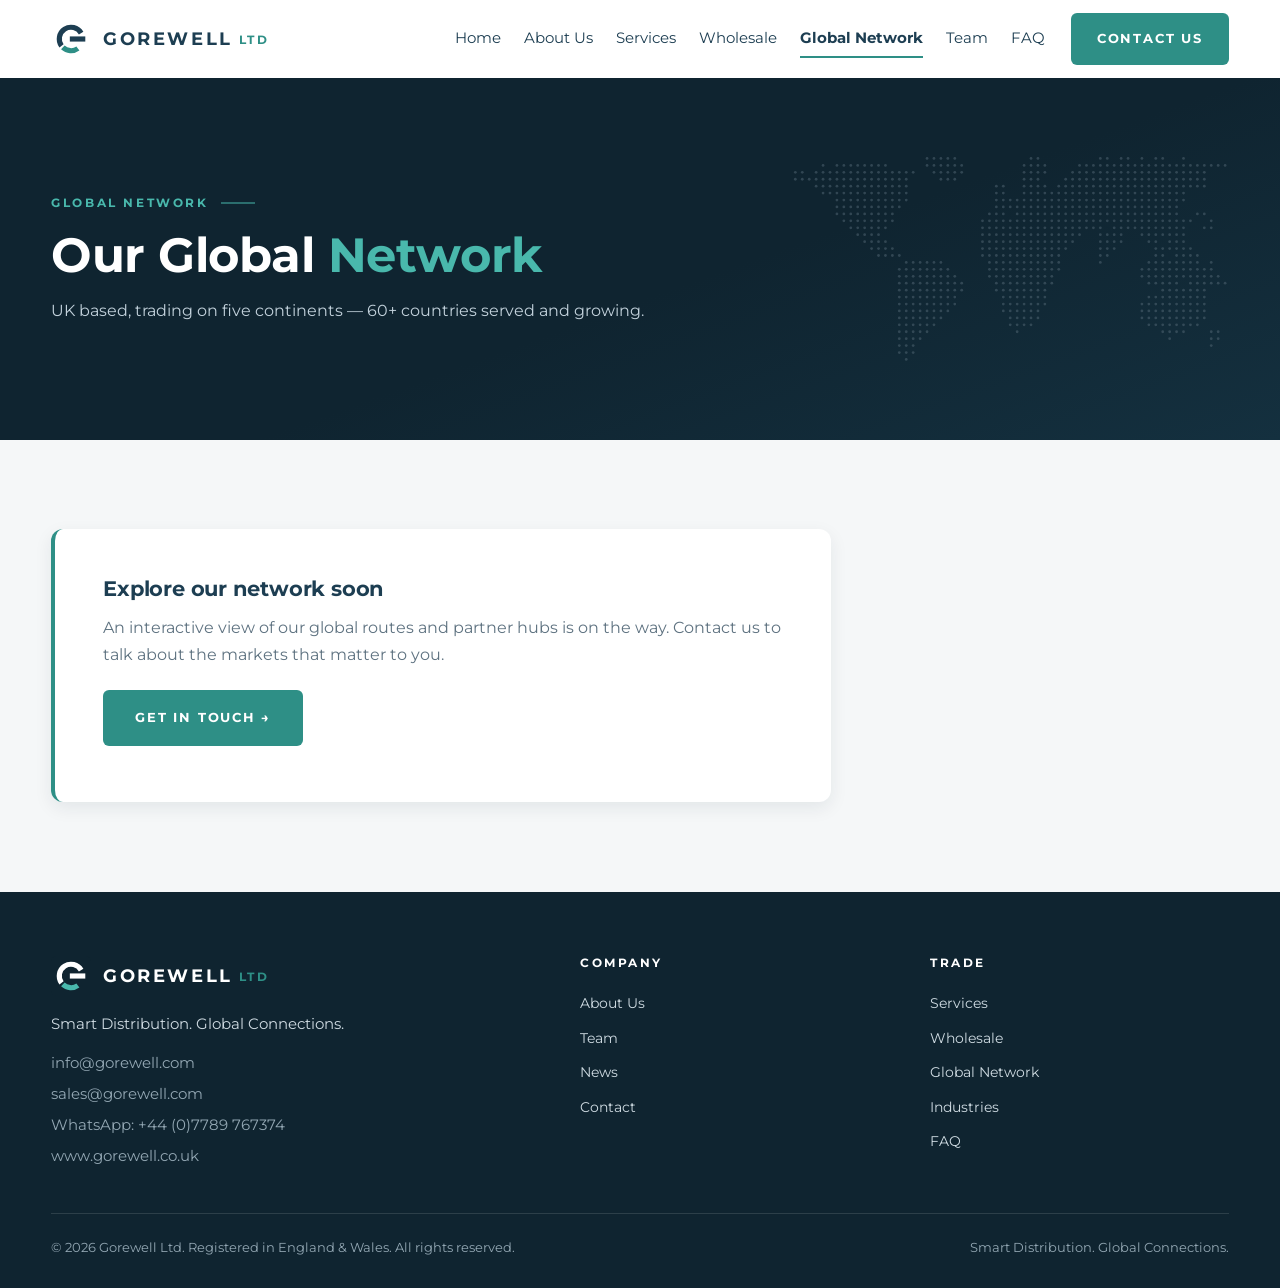
<file: global-network.html>
<!DOCTYPE html>
<html lang="en-GB">
<head>
  <meta charset="UTF-8">
  <meta name="viewport" content="width=device-width, initial-scale=1.0">
  <title>Global Network — Gorewell Ltd</title>
  <meta name="description" content="Gorewell Ltd trades on five continents from its UK head office. 60+ countries served.">
  <meta property="og:type" content="website">
  <meta property="og:title" content="Global Network — Gorewell Ltd">
  <meta property="og:description" content="Gorewell Ltd trades on five continents from its UK head office. 60+ countries served.">
  <meta property="og:image" content="assets/gorewell-logo-primary.png">
  <link rel="icon" type="image/svg+xml" href="assets/gorewell-logo-icon-dark.svg">
  <link rel="preconnect" href="https://fonts.googleapis.com">
  <link rel="preconnect" href="https://fonts.gstatic.com" crossorigin>
  <link href="https://fonts.googleapis.com/css2?family=Montserrat:wght@400;700&display=swap" rel="stylesheet">
  <link rel="stylesheet" href="css/style.css">
</head>
<body>

  <header class="site-header" id="siteHeader">
    <div class="container nav-wrap">
      <a class="brand" href="index.html" aria-label="Gorewell Ltd home">
        <img src="assets/gorewell-logo-icon.svg" alt="" width="40" height="40">
        <span class="brand-name">GOREWELL<span class="ltd">LTD</span></span>
      </a>
      <nav class="main-nav" id="mainNav" aria-label="Main navigation">
        <a href="index.html">Home</a>
        <a href="about.html">About Us</a>
        <a href="services.html">Services</a>
        <a href="wholesale.html">Wholesale</a>
        <a href="global-network.html" class="active" aria-current="page">Global Network</a>
        <a href="team.html">Team</a>
        <a href="faq.html">FAQ</a>
        <a href="contact.html" class="btn btn-teal mobile-cta">Contact Us</a>
      </nav>
      <a class="btn btn-teal nav-cta" href="contact.html">Contact Us</a>
      <button class="hamburger" id="hamburger" aria-label="Toggle menu" aria-expanded="false" aria-controls="mainNav">
        <span></span><span></span><span></span>
      </button>
    </div>
  </header>

  <main>

    <section class="page-head">
      <div class="container page-head-grid">
        <div>
          <span class="kicker">Global Network</span>
          <h1>Our Global <span class="accent">Network</span></h1>
          <p>UK based, trading on five continents — 60+ countries served and growing.</p>
        </div>
        <div class="dotmap-wrap">
          <svg class="dotmap" aria-hidden="true"></svg>
        </div>
      </div>
    </section>

    <section class="section">
      <div class="container">
        <div class="stub-card" data-reveal>
          <h2>Explore our network soon</h2>
          <p>An interactive view of our global routes and partner hubs is on the way. Contact us to talk about the markets that matter to you.</p>
          <a class="btn btn-teal" href="contact.html">Get in Touch &rarr;</a>
        </div>
      </div>
    </section>

  </main>

  <footer class="site-footer">
    <div class="container">
      <div class="footer-top">
        <div class="footer-brand">
          <a class="brand" href="index.html" aria-label="Gorewell Ltd home">
            <img src="assets/gorewell-logo-icon-dark.svg" alt="" width="40" height="40">
            <span class="brand-name">GOREWELL<span class="ltd">LTD</span></span>
          </a>
          <p class="tagline">Smart Distribution. Global Connections.</p>
          <a class="contact-line" href="mailto:info@gorewell.com">info@gorewell.com</a>
          <a class="contact-line" href="mailto:sales@gorewell.com">sales@gorewell.com</a>
          <a class="contact-line" href="https://wa.me/447789767374" target="_blank" rel="noopener">WhatsApp: +44 (0)7789 767374</a>
          <a class="contact-line" href="https://www.gorewell.co.uk">www.gorewell.co.uk</a>
        </div>
        <div class="footer-col">
          <h3>Company</h3>
          <a href="about.html">About Us</a>
          <a href="team.html">Team</a>
          <a href="news.html">News</a>
          <a href="contact.html">Contact</a>
        </div>
        <div class="footer-col">
          <h3>Trade</h3>
          <a href="services.html">Services</a>
          <a href="wholesale.html">Wholesale</a>
          <a href="global-network.html">Global Network</a>
          <a href="industries.html">Industries</a>
          <a href="faq.html">FAQ</a>
        </div>
      </div>
      <div class="footer-bottom">
        <span>&copy; 2026 Gorewell Ltd. Registered in England &amp; Wales. All rights reserved.</span>
        <span>Smart Distribution. Global Connections.</span>
      </div>
    </div>
  </footer>

  <script src="js/main.js"></script>
</body>
</html>
</file>
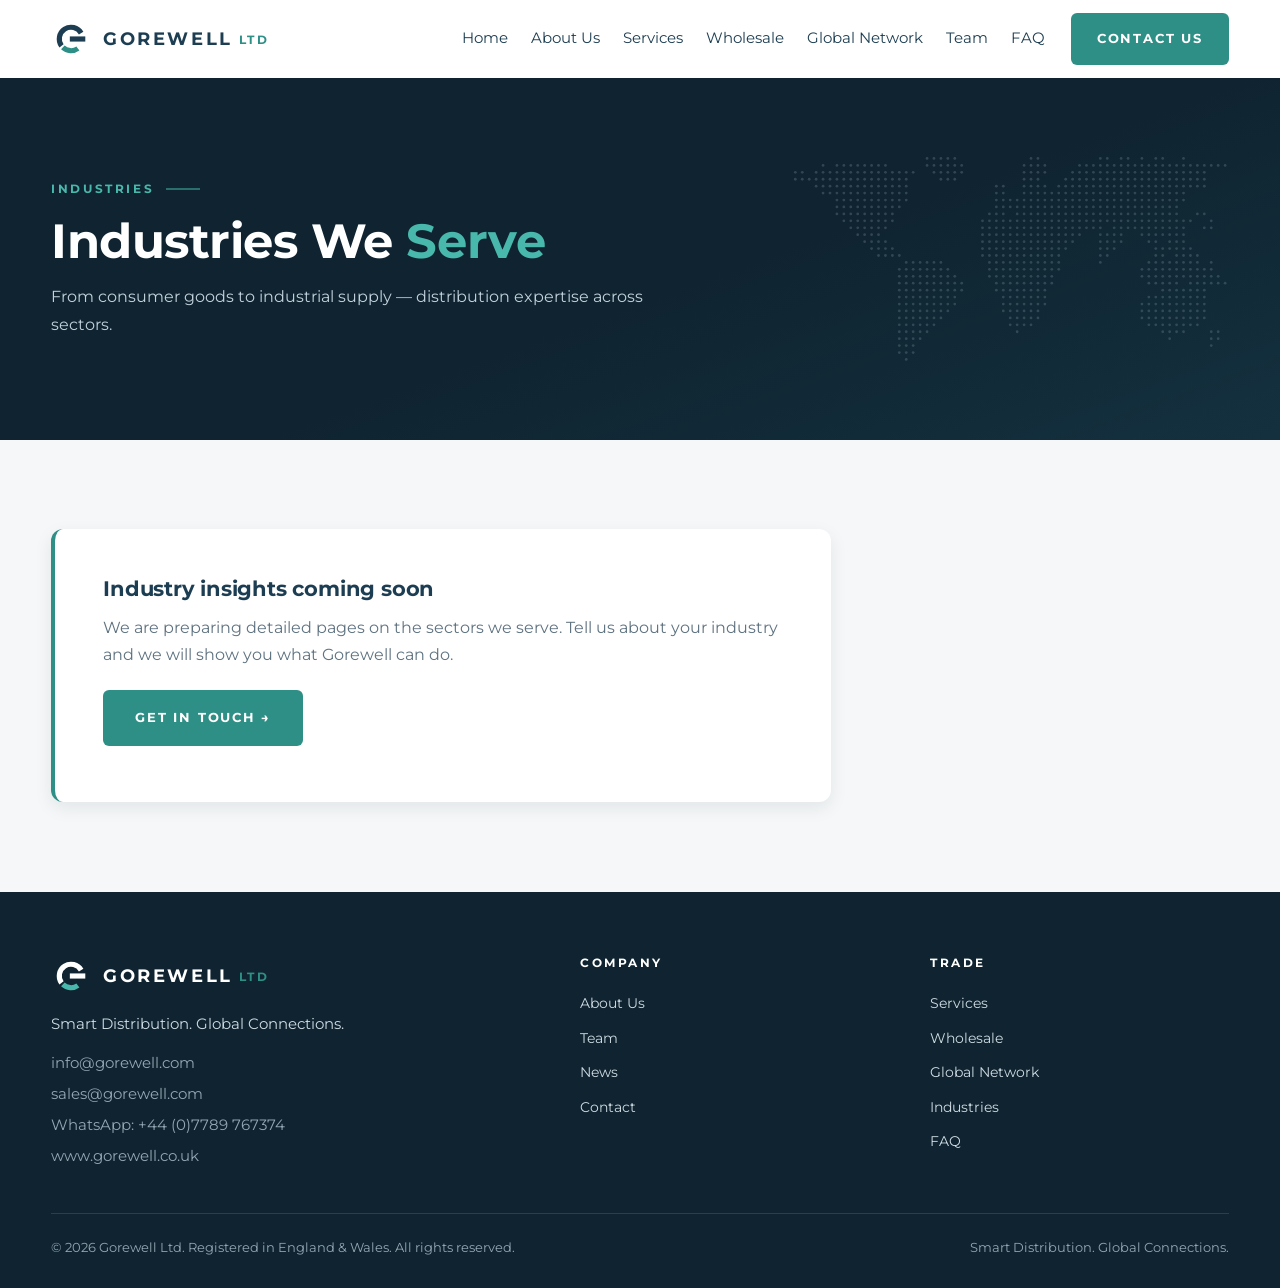
<file: industries.html>
<!DOCTYPE html>
<html lang="en-GB">
<head>
  <meta charset="UTF-8">
  <meta name="viewport" content="width=device-width, initial-scale=1.0">
  <title>Industries — Gorewell Ltd</title>
  <meta name="description" content="The industries Gorewell Ltd serves through smart sourcing and global distribution.">
  <meta property="og:type" content="website">
  <meta property="og:title" content="Industries — Gorewell Ltd">
  <meta property="og:description" content="The industries Gorewell Ltd serves through smart sourcing and global distribution.">
  <meta property="og:image" content="assets/gorewell-logo-primary.png">
  <link rel="icon" type="image/svg+xml" href="assets/gorewell-logo-icon-dark.svg">
  <link rel="preconnect" href="https://fonts.googleapis.com">
  <link rel="preconnect" href="https://fonts.gstatic.com" crossorigin>
  <link href="https://fonts.googleapis.com/css2?family=Montserrat:wght@400;700&display=swap" rel="stylesheet">
  <link rel="stylesheet" href="css/style.css">
</head>
<body>

  <header class="site-header" id="siteHeader">
    <div class="container nav-wrap">
      <a class="brand" href="index.html" aria-label="Gorewell Ltd home">
        <img src="assets/gorewell-logo-icon.svg" alt="" width="40" height="40">
        <span class="brand-name">GOREWELL<span class="ltd">LTD</span></span>
      </a>
      <nav class="main-nav" id="mainNav" aria-label="Main navigation">
        <a href="index.html">Home</a>
        <a href="about.html">About Us</a>
        <a href="services.html">Services</a>
        <a href="wholesale.html">Wholesale</a>
        <a href="global-network.html">Global Network</a>
        <a href="team.html">Team</a>
        <a href="faq.html">FAQ</a>
        <a href="contact.html" class="btn btn-teal mobile-cta">Contact Us</a>
      </nav>
      <a class="btn btn-teal nav-cta" href="contact.html">Contact Us</a>
      <button class="hamburger" id="hamburger" aria-label="Toggle menu" aria-expanded="false" aria-controls="mainNav">
        <span></span><span></span><span></span>
      </button>
    </div>
  </header>

  <main>

    <section class="page-head">
      <div class="container page-head-grid">
        <div>
          <span class="kicker">Industries</span>
          <h1>Industries We <span class="accent">Serve</span></h1>
          <p>From consumer goods to industrial supply — distribution expertise across sectors.</p>
        </div>
        <div class="dotmap-wrap">
          <svg class="dotmap" aria-hidden="true"></svg>
        </div>
      </div>
    </section>

    <section class="section">
      <div class="container">
        <div class="stub-card" data-reveal>
          <h2>Industry insights coming soon</h2>
          <p>We are preparing detailed pages on the sectors we serve. Tell us about your industry and we will show you what Gorewell can do.</p>
          <a class="btn btn-teal" href="contact.html">Get in Touch &rarr;</a>
        </div>
      </div>
    </section>

  </main>

  <footer class="site-footer">
    <div class="container">
      <div class="footer-top">
        <div class="footer-brand">
          <a class="brand" href="index.html" aria-label="Gorewell Ltd home">
            <img src="assets/gorewell-logo-icon-dark.svg" alt="" width="40" height="40">
            <span class="brand-name">GOREWELL<span class="ltd">LTD</span></span>
          </a>
          <p class="tagline">Smart Distribution. Global Connections.</p>
          <a class="contact-line" href="mailto:info@gorewell.com">info@gorewell.com</a>
          <a class="contact-line" href="mailto:sales@gorewell.com">sales@gorewell.com</a>
          <a class="contact-line" href="https://wa.me/447789767374" target="_blank" rel="noopener">WhatsApp: +44 (0)7789 767374</a>
          <a class="contact-line" href="https://www.gorewell.co.uk">www.gorewell.co.uk</a>
        </div>
        <div class="footer-col">
          <h3>Company</h3>
          <a href="about.html">About Us</a>
          <a href="team.html">Team</a>
          <a href="news.html">News</a>
          <a href="contact.html">Contact</a>
        </div>
        <div class="footer-col">
          <h3>Trade</h3>
          <a href="services.html">Services</a>
          <a href="wholesale.html">Wholesale</a>
          <a href="global-network.html">Global Network</a>
          <a href="industries.html">Industries</a>
          <a href="faq.html">FAQ</a>
        </div>
      </div>
      <div class="footer-bottom">
        <span>&copy; 2026 Gorewell Ltd. Registered in England &amp; Wales. All rights reserved.</span>
        <span>Smart Distribution. Global Connections.</span>
      </div>
    </div>
  </footer>

  <script src="js/main.js"></script>
</body>
</html>
</file>
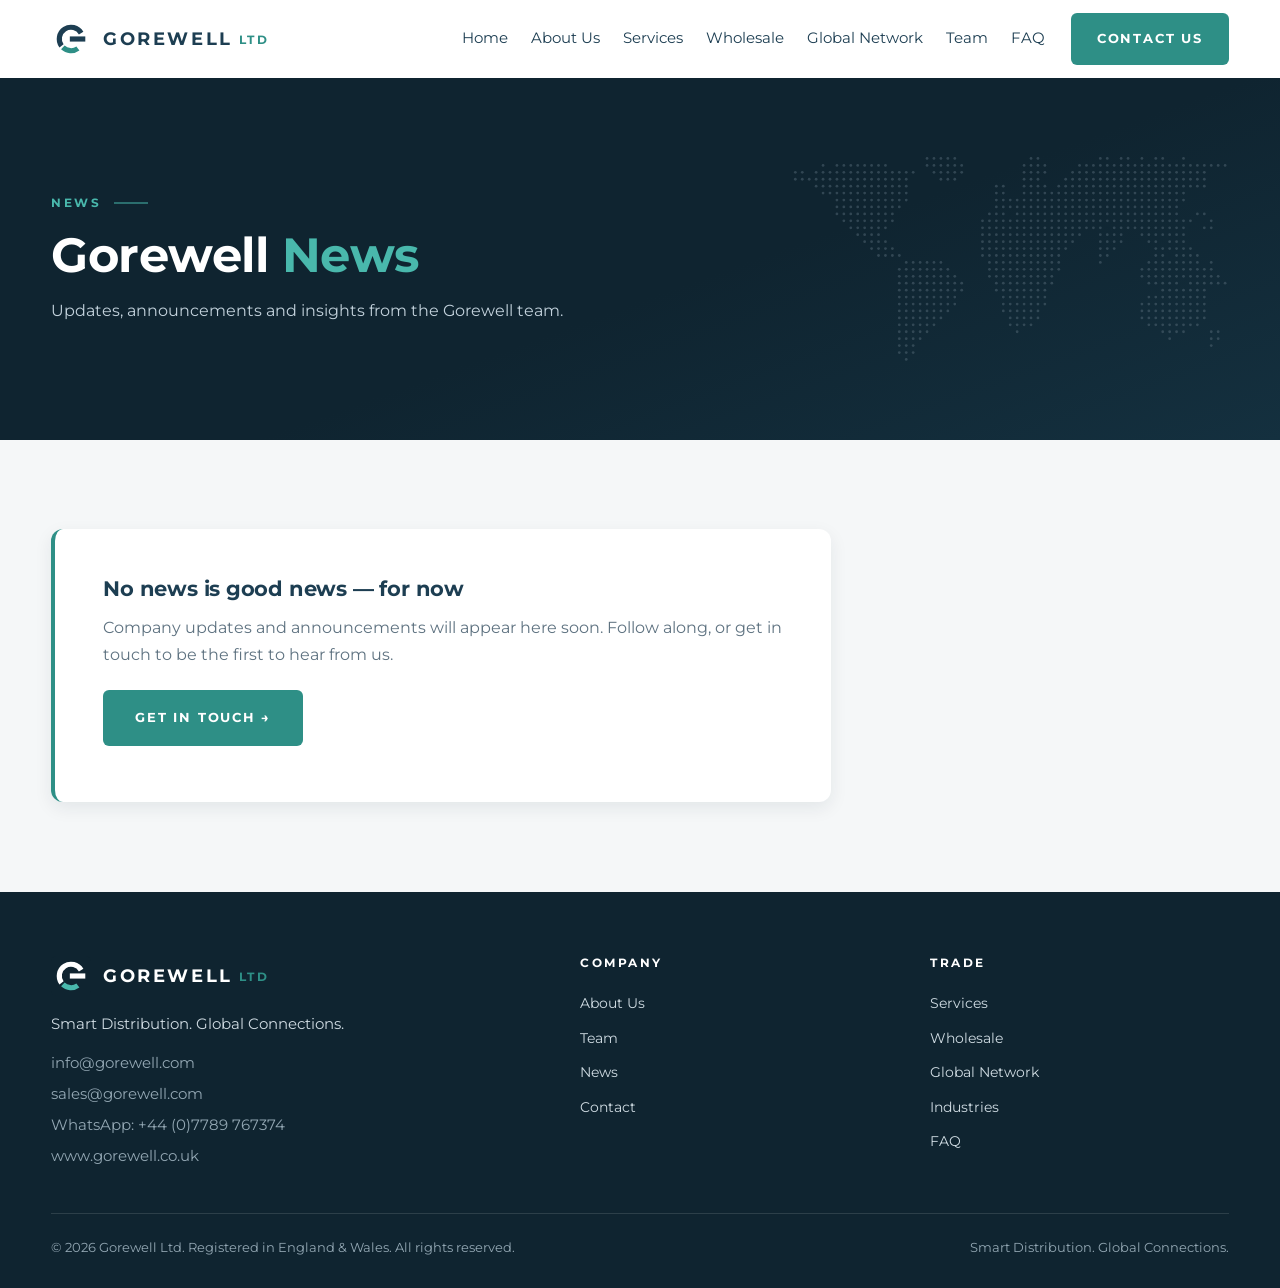
<file: news.html>
<!DOCTYPE html>
<html lang="en-GB">
<head>
  <meta charset="UTF-8">
  <meta name="viewport" content="width=device-width, initial-scale=1.0">
  <title>News — Gorewell Ltd</title>
  <meta name="description" content="News and updates from Gorewell Ltd — Smart Distribution. Global Connections.">
  <meta property="og:type" content="website">
  <meta property="og:title" content="News — Gorewell Ltd">
  <meta property="og:description" content="News and updates from Gorewell Ltd — Smart Distribution. Global Connections.">
  <meta property="og:image" content="assets/gorewell-logo-primary.png">
  <link rel="icon" type="image/svg+xml" href="assets/gorewell-logo-icon-dark.svg">
  <link rel="preconnect" href="https://fonts.googleapis.com">
  <link rel="preconnect" href="https://fonts.gstatic.com" crossorigin>
  <link href="https://fonts.googleapis.com/css2?family=Montserrat:wght@400;700&display=swap" rel="stylesheet">
  <link rel="stylesheet" href="css/style.css">
</head>
<body>

  <header class="site-header" id="siteHeader">
    <div class="container nav-wrap">
      <a class="brand" href="index.html" aria-label="Gorewell Ltd home">
        <img src="assets/gorewell-logo-icon.svg" alt="" width="40" height="40">
        <span class="brand-name">GOREWELL<span class="ltd">LTD</span></span>
      </a>
      <nav class="main-nav" id="mainNav" aria-label="Main navigation">
        <a href="index.html">Home</a>
        <a href="about.html">About Us</a>
        <a href="services.html">Services</a>
        <a href="wholesale.html">Wholesale</a>
        <a href="global-network.html">Global Network</a>
        <a href="team.html">Team</a>
        <a href="faq.html">FAQ</a>
        <a href="contact.html" class="btn btn-teal mobile-cta">Contact Us</a>
      </nav>
      <a class="btn btn-teal nav-cta" href="contact.html">Contact Us</a>
      <button class="hamburger" id="hamburger" aria-label="Toggle menu" aria-expanded="false" aria-controls="mainNav">
        <span></span><span></span><span></span>
      </button>
    </div>
  </header>

  <main>

    <section class="page-head">
      <div class="container page-head-grid">
        <div>
          <span class="kicker">News</span>
          <h1>Gorewell <span class="accent">News</span></h1>
          <p>Updates, announcements and insights from the Gorewell team.</p>
        </div>
        <div class="dotmap-wrap">
          <svg class="dotmap" aria-hidden="true"></svg>
        </div>
      </div>
    </section>

    <section class="section">
      <div class="container">
        <div class="stub-card" data-reveal>
          <h2>No news is good news — for now</h2>
          <p>Company updates and announcements will appear here soon. Follow along, or get in touch to be the first to hear from us.</p>
          <a class="btn btn-teal" href="contact.html">Get in Touch &rarr;</a>
        </div>
      </div>
    </section>

  </main>

  <footer class="site-footer">
    <div class="container">
      <div class="footer-top">
        <div class="footer-brand">
          <a class="brand" href="index.html" aria-label="Gorewell Ltd home">
            <img src="assets/gorewell-logo-icon-dark.svg" alt="" width="40" height="40">
            <span class="brand-name">GOREWELL<span class="ltd">LTD</span></span>
          </a>
          <p class="tagline">Smart Distribution. Global Connections.</p>
          <a class="contact-line" href="mailto:info@gorewell.com">info@gorewell.com</a>
          <a class="contact-line" href="mailto:sales@gorewell.com">sales@gorewell.com</a>
          <a class="contact-line" href="https://wa.me/447789767374" target="_blank" rel="noopener">WhatsApp: +44 (0)7789 767374</a>
          <a class="contact-line" href="https://www.gorewell.co.uk">www.gorewell.co.uk</a>
        </div>
        <div class="footer-col">
          <h3>Company</h3>
          <a href="about.html">About Us</a>
          <a href="team.html">Team</a>
          <a href="news.html">News</a>
          <a href="contact.html">Contact</a>
        </div>
        <div class="footer-col">
          <h3>Trade</h3>
          <a href="services.html">Services</a>
          <a href="wholesale.html">Wholesale</a>
          <a href="global-network.html">Global Network</a>
          <a href="industries.html">Industries</a>
          <a href="faq.html">FAQ</a>
        </div>
      </div>
      <div class="footer-bottom">
        <span>&copy; 2026 Gorewell Ltd. Registered in England &amp; Wales. All rights reserved.</span>
        <span>Smart Distribution. Global Connections.</span>
      </div>
    </div>
  </footer>

  <script src="js/main.js"></script>
</body>
</html>
</file>
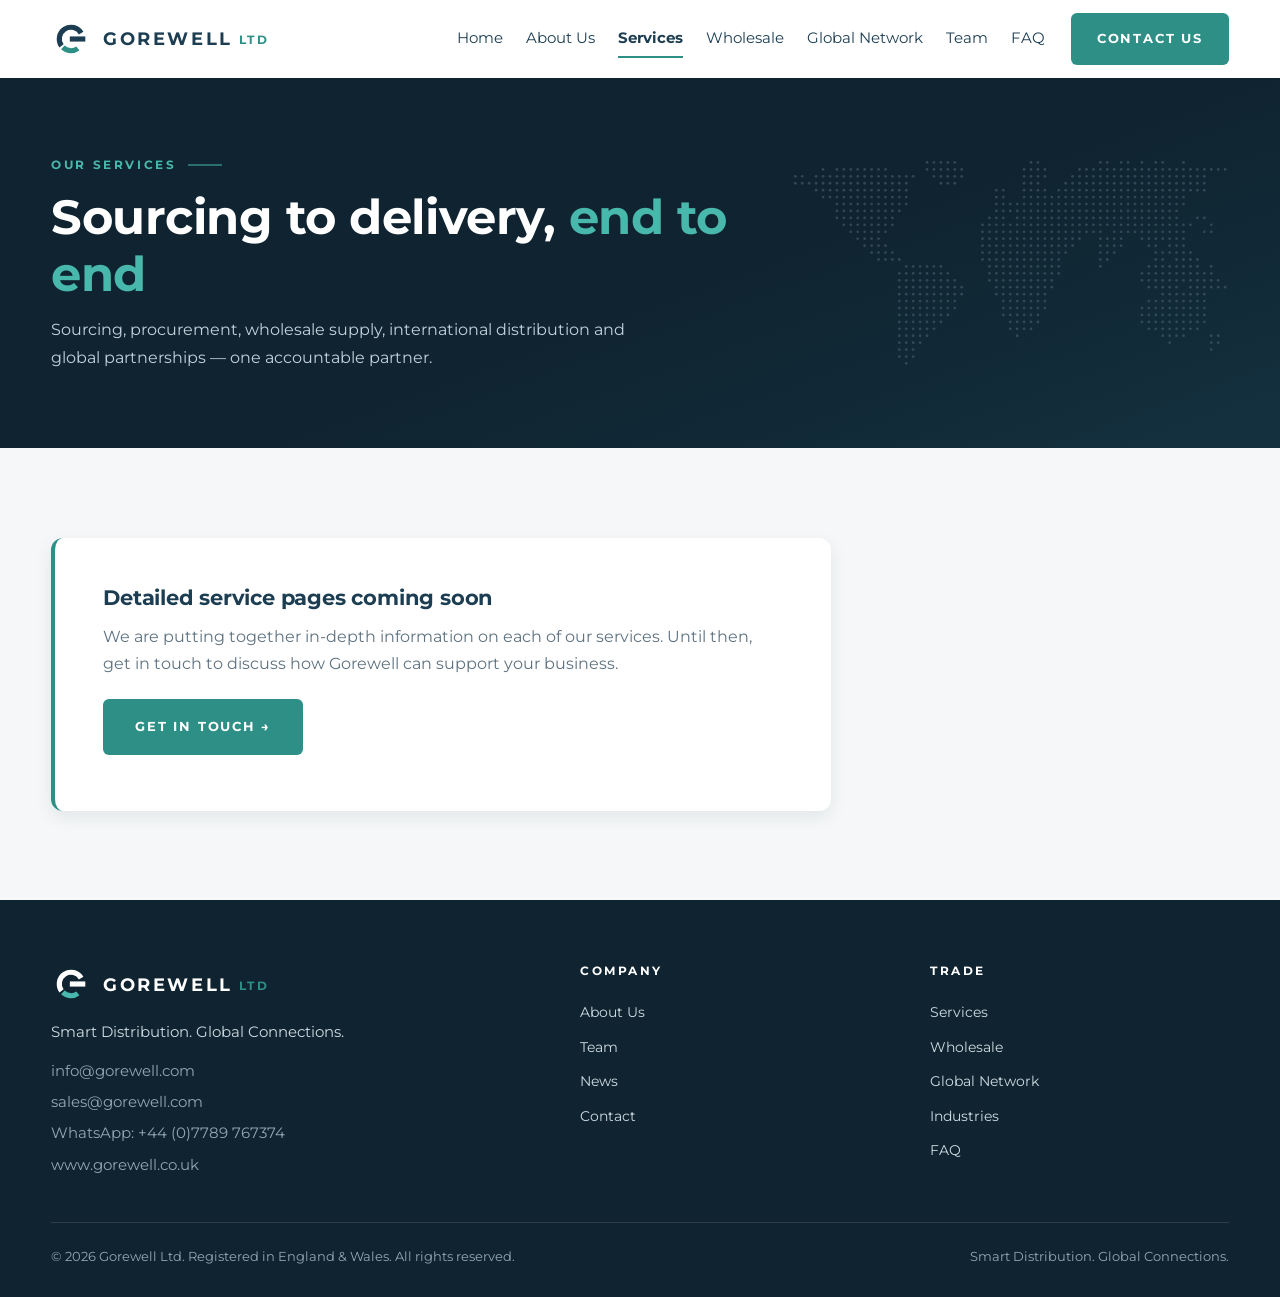
<file: services.html>
<!DOCTYPE html>
<html lang="en-GB">
<head>
  <meta charset="UTF-8">
  <meta name="viewport" content="width=device-width, initial-scale=1.0">
  <title>Services — Gorewell Ltd</title>
  <meta name="description" content="Sourcing, procurement, wholesale supply, international distribution and global partnerships from Gorewell Ltd.">
  <meta property="og:type" content="website">
  <meta property="og:title" content="Services — Gorewell Ltd">
  <meta property="og:description" content="Sourcing, procurement, wholesale supply, international distribution and global partnerships from Gorewell Ltd.">
  <meta property="og:image" content="assets/gorewell-logo-primary.png">
  <link rel="icon" type="image/svg+xml" href="assets/gorewell-logo-icon-dark.svg">
  <link rel="preconnect" href="https://fonts.googleapis.com">
  <link rel="preconnect" href="https://fonts.gstatic.com" crossorigin>
  <link href="https://fonts.googleapis.com/css2?family=Montserrat:wght@400;700&display=swap" rel="stylesheet">
  <link rel="stylesheet" href="css/style.css">
</head>
<body>

  <header class="site-header" id="siteHeader">
    <div class="container nav-wrap">
      <a class="brand" href="index.html" aria-label="Gorewell Ltd home">
        <img src="assets/gorewell-logo-icon.svg" alt="" width="40" height="40">
        <span class="brand-name">GOREWELL<span class="ltd">LTD</span></span>
      </a>
      <nav class="main-nav" id="mainNav" aria-label="Main navigation">
        <a href="index.html">Home</a>
        <a href="about.html">About Us</a>
        <a href="services.html" class="active" aria-current="page">Services</a>
        <a href="wholesale.html">Wholesale</a>
        <a href="global-network.html">Global Network</a>
        <a href="team.html">Team</a>
        <a href="faq.html">FAQ</a>
        <a href="contact.html" class="btn btn-teal mobile-cta">Contact Us</a>
      </nav>
      <a class="btn btn-teal nav-cta" href="contact.html">Contact Us</a>
      <button class="hamburger" id="hamburger" aria-label="Toggle menu" aria-expanded="false" aria-controls="mainNav">
        <span></span><span></span><span></span>
      </button>
    </div>
  </header>

  <main>

    <section class="page-head">
      <div class="container page-head-grid">
        <div>
          <span class="kicker">Our Services</span>
          <h1>Sourcing to delivery, <span class="accent">end to end</span></h1>
          <p>Sourcing, procurement, wholesale supply, international distribution and global partnerships — one accountable partner.</p>
        </div>
        <div class="dotmap-wrap">
          <svg class="dotmap" aria-hidden="true"></svg>
        </div>
      </div>
    </section>

    <section class="section">
      <div class="container">
        <div class="stub-card" data-reveal>
          <h2>Detailed service pages coming soon</h2>
          <p>We are putting together in-depth information on each of our services. Until then, get in touch to discuss how Gorewell can support your business.</p>
          <a class="btn btn-teal" href="contact.html">Get in Touch &rarr;</a>
        </div>
      </div>
    </section>

  </main>

  <footer class="site-footer">
    <div class="container">
      <div class="footer-top">
        <div class="footer-brand">
          <a class="brand" href="index.html" aria-label="Gorewell Ltd home">
            <img src="assets/gorewell-logo-icon-dark.svg" alt="" width="40" height="40">
            <span class="brand-name">GOREWELL<span class="ltd">LTD</span></span>
          </a>
          <p class="tagline">Smart Distribution. Global Connections.</p>
          <a class="contact-line" href="mailto:info@gorewell.com">info@gorewell.com</a>
          <a class="contact-line" href="mailto:sales@gorewell.com">sales@gorewell.com</a>
          <a class="contact-line" href="https://wa.me/447789767374" target="_blank" rel="noopener">WhatsApp: +44 (0)7789 767374</a>
          <a class="contact-line" href="https://www.gorewell.co.uk">www.gorewell.co.uk</a>
        </div>
        <div class="footer-col">
          <h3>Company</h3>
          <a href="about.html">About Us</a>
          <a href="team.html">Team</a>
          <a href="news.html">News</a>
          <a href="contact.html">Contact</a>
        </div>
        <div class="footer-col">
          <h3>Trade</h3>
          <a href="services.html">Services</a>
          <a href="wholesale.html">Wholesale</a>
          <a href="global-network.html">Global Network</a>
          <a href="industries.html">Industries</a>
          <a href="faq.html">FAQ</a>
        </div>
      </div>
      <div class="footer-bottom">
        <span>&copy; 2026 Gorewell Ltd. Registered in England &amp; Wales. All rights reserved.</span>
        <span>Smart Distribution. Global Connections.</span>
      </div>
    </div>
  </footer>

  <script src="js/main.js"></script>
</body>
</html>
</file>
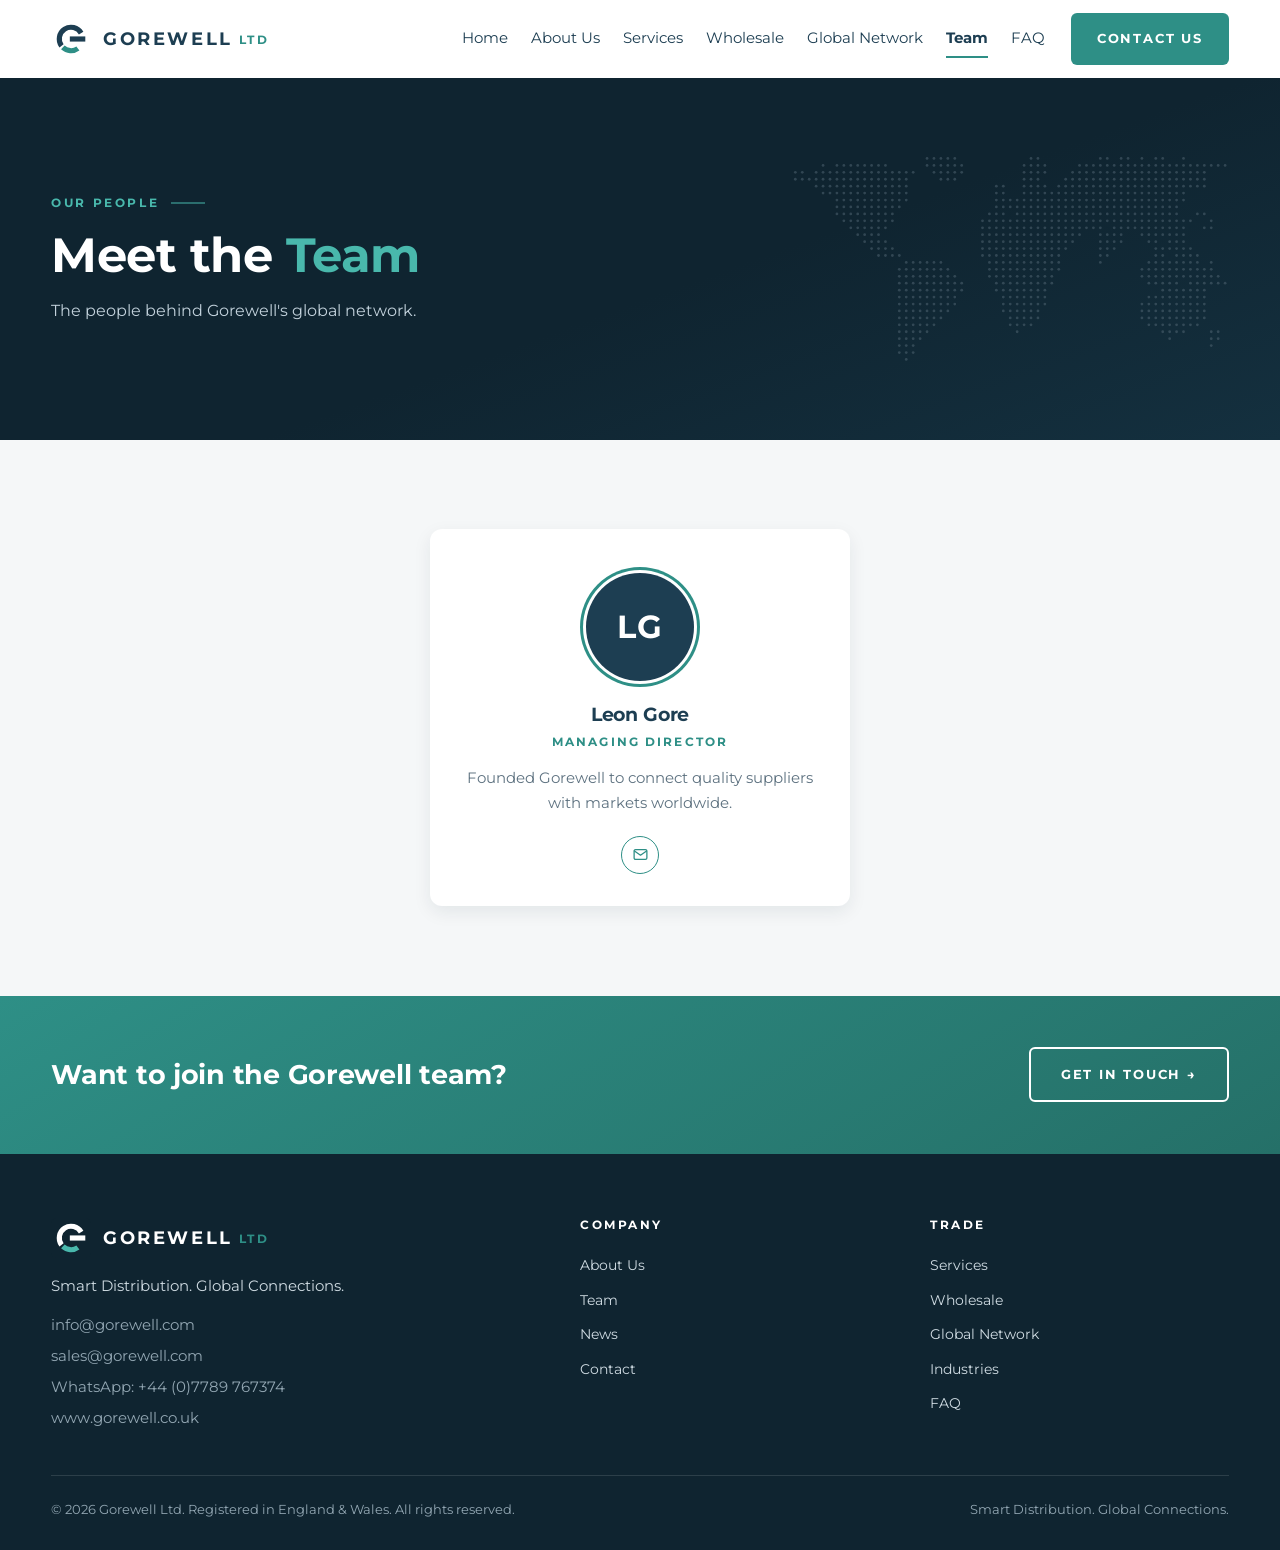
<file: team.html>
<!DOCTYPE html>
<html lang="en-GB">
<head>
  <meta charset="UTF-8">
  <meta name="viewport" content="width=device-width, initial-scale=1.0">
  <title>Meet the Team — Gorewell Ltd</title>
  <meta name="description" content="Meet the people behind Gorewell Ltd's global distribution network. Smart Distribution. Global Connections.">
  <meta property="og:type" content="website">
  <meta property="og:title" content="Meet the Team — Gorewell Ltd">
  <meta property="og:description" content="The people behind Gorewell's global network.">
  <meta property="og:image" content="assets/gorewell-logo-primary.png">
  <link rel="icon" type="image/svg+xml" href="assets/gorewell-logo-icon-dark.svg">
  <link rel="preconnect" href="https://fonts.googleapis.com">
  <link rel="preconnect" href="https://fonts.gstatic.com" crossorigin>
  <link href="https://fonts.googleapis.com/css2?family=Montserrat:wght@400;700&display=swap" rel="stylesheet">
  <link rel="stylesheet" href="css/style.css">
</head>
<body>

  <header class="site-header" id="siteHeader">
    <div class="container nav-wrap">
      <a class="brand" href="index.html" aria-label="Gorewell Ltd home">
        <img src="assets/gorewell-logo-icon.svg" alt="" width="40" height="40">
        <span class="brand-name">GOREWELL<span class="ltd">LTD</span></span>
      </a>
      <nav class="main-nav" id="mainNav" aria-label="Main navigation">
        <a href="index.html">Home</a>
        <a href="about.html">About Us</a>
        <a href="services.html">Services</a>
        <a href="wholesale.html">Wholesale</a>
        <a href="global-network.html">Global Network</a>
        <a href="team.html" class="active" aria-current="page">Team</a>
        <a href="faq.html">FAQ</a>
        <a href="contact.html" class="btn btn-teal mobile-cta">Contact Us</a>
      </nav>
      <a class="btn btn-teal nav-cta" href="contact.html">Contact Us</a>
      <button class="hamburger" id="hamburger" aria-label="Toggle menu" aria-expanded="false" aria-controls="mainNav">
        <span></span><span></span><span></span>
      </button>
    </div>
  </header>

  <main>

    <section class="page-head">
      <div class="container page-head-grid">
        <div>
          <span class="kicker">Our People</span>
          <h1>Meet the <span class="accent">Team</span></h1>
          <p>The people behind Gorewell's global network.</p>
        </div>
        <div class="dotmap-wrap">
          <svg class="dotmap" aria-hidden="true"></svg>
        </div>
      </div>
    </section>

    <section class="section">
      <div class="container">
        <div class="team-grid" id="teamGrid"></div>
      </div>
    </section>

    <section class="teal-strip">
      <div class="container strip-inner">
        <h2>Want to join the Gorewell team?</h2>
        <a class="btn btn-outline-white" href="contact.html">Get in Touch &rarr;</a>
      </div>
    </section>

  </main>

  <footer class="site-footer">
    <div class="container">
      <div class="footer-top">
        <div class="footer-brand">
          <a class="brand" href="index.html" aria-label="Gorewell Ltd home">
            <img src="assets/gorewell-logo-icon-dark.svg" alt="" width="40" height="40">
            <span class="brand-name">GOREWELL<span class="ltd">LTD</span></span>
          </a>
          <p class="tagline">Smart Distribution. Global Connections.</p>
          <a class="contact-line" href="mailto:info@gorewell.com">info@gorewell.com</a>
          <a class="contact-line" href="mailto:sales@gorewell.com">sales@gorewell.com</a>
          <a class="contact-line" href="https://wa.me/447789767374" target="_blank" rel="noopener">WhatsApp: +44 (0)7789 767374</a>
          <a class="contact-line" href="https://www.gorewell.co.uk">www.gorewell.co.uk</a>
        </div>
        <div class="footer-col">
          <h3>Company</h3>
          <a href="about.html">About Us</a>
          <a href="team.html">Team</a>
          <a href="news.html">News</a>
          <a href="contact.html">Contact</a>
        </div>
        <div class="footer-col">
          <h3>Trade</h3>
          <a href="services.html">Services</a>
          <a href="wholesale.html">Wholesale</a>
          <a href="global-network.html">Global Network</a>
          <a href="industries.html">Industries</a>
          <a href="faq.html">FAQ</a>
        </div>
      </div>
      <div class="footer-bottom">
        <span>&copy; 2026 Gorewell Ltd. Registered in England &amp; Wales. All rights reserved.</span>
        <span>Smart Distribution. Global Connections.</span>
      </div>
    </div>
  </footer>

  <script>
    /* Add new team members here — the grid renders from this array. */
    var MEMBERS = [
      {
        name: "Leon Gore",
        role: "Managing Director",
        bio: "Founded Gorewell to connect quality suppliers with markets worldwide.",
        email: "info@gorewell.com",
        linkedin: ""
      }
    ];

    (function () {
      var grid = document.getElementById("teamGrid");
      if (MEMBERS.length === 1) grid.classList.add("single");

      var esc = function (s) {
        return String(s).replace(/[&<>"']/g, function (ch) {
          return { "&": "&amp;", "<": "&lt;", ">": "&gt;", '"': "&quot;", "'": "&#39;" }[ch];
        });
      };
      var initials = function (name) {
        return name.split(/\s+/).map(function (w) { return w.charAt(0); }).join("").slice(0, 2).toUpperCase();
      };

      var mailIcon = '<svg viewBox="0 0 24 24" fill="none" stroke="currentColor" stroke-width="1.8" stroke-linecap="round" stroke-linejoin="round" aria-hidden="true"><rect x="3" y="5" width="18" height="14" rx="2"/><path d="m3.5 7 8.5 6 8.5-6"/></svg>';
      var linkedinIcon = '<svg viewBox="0 0 24 24" fill="currentColor" aria-hidden="true"><path d="M4.98 3.5C4.98 4.88 3.87 6 2.5 6S0 4.88 0 3.5 1.12 1 2.5 1s2.48 1.12 2.48 2.5zM.5 8h4V23h-4V8zm7.5 0h3.8v2.05h.05c.53-1 1.83-2.05 3.77-2.05 4.03 0 4.78 2.65 4.78 6.1V23h-4v-7.9c0-1.88-.03-4.3-2.62-4.3-2.63 0-3.03 2.05-3.03 4.17V23H8V8z"/></svg>';

      grid.innerHTML = MEMBERS.map(function (m) {
        var links = "";
        if (m.email) links += '<a href="mailto:' + esc(m.email) + '" aria-label="Email ' + esc(m.name) + '">' + mailIcon + "</a>";
        if (m.linkedin) links += '<a href="' + esc(m.linkedin) + '" target="_blank" rel="noopener" aria-label="' + esc(m.name) + ' on LinkedIn">' + linkedinIcon + "</a>";
        return (
          '<article class="team-card">' +
            '<div class="avatar" aria-hidden="true">' + esc(initials(m.name)) + "</div>" +
            "<h3>" + esc(m.name) + "</h3>" +
            '<div class="role">' + esc(m.role) + "</div>" +
            '<p class="bio">' + esc(m.bio) + "</p>" +
            '<div class="team-links">' + links + "</div>" +
          "</article>"
        );
      }).join("");
    })();
  </script>
  <script src="js/main.js"></script>
</body>
</html>
</file>
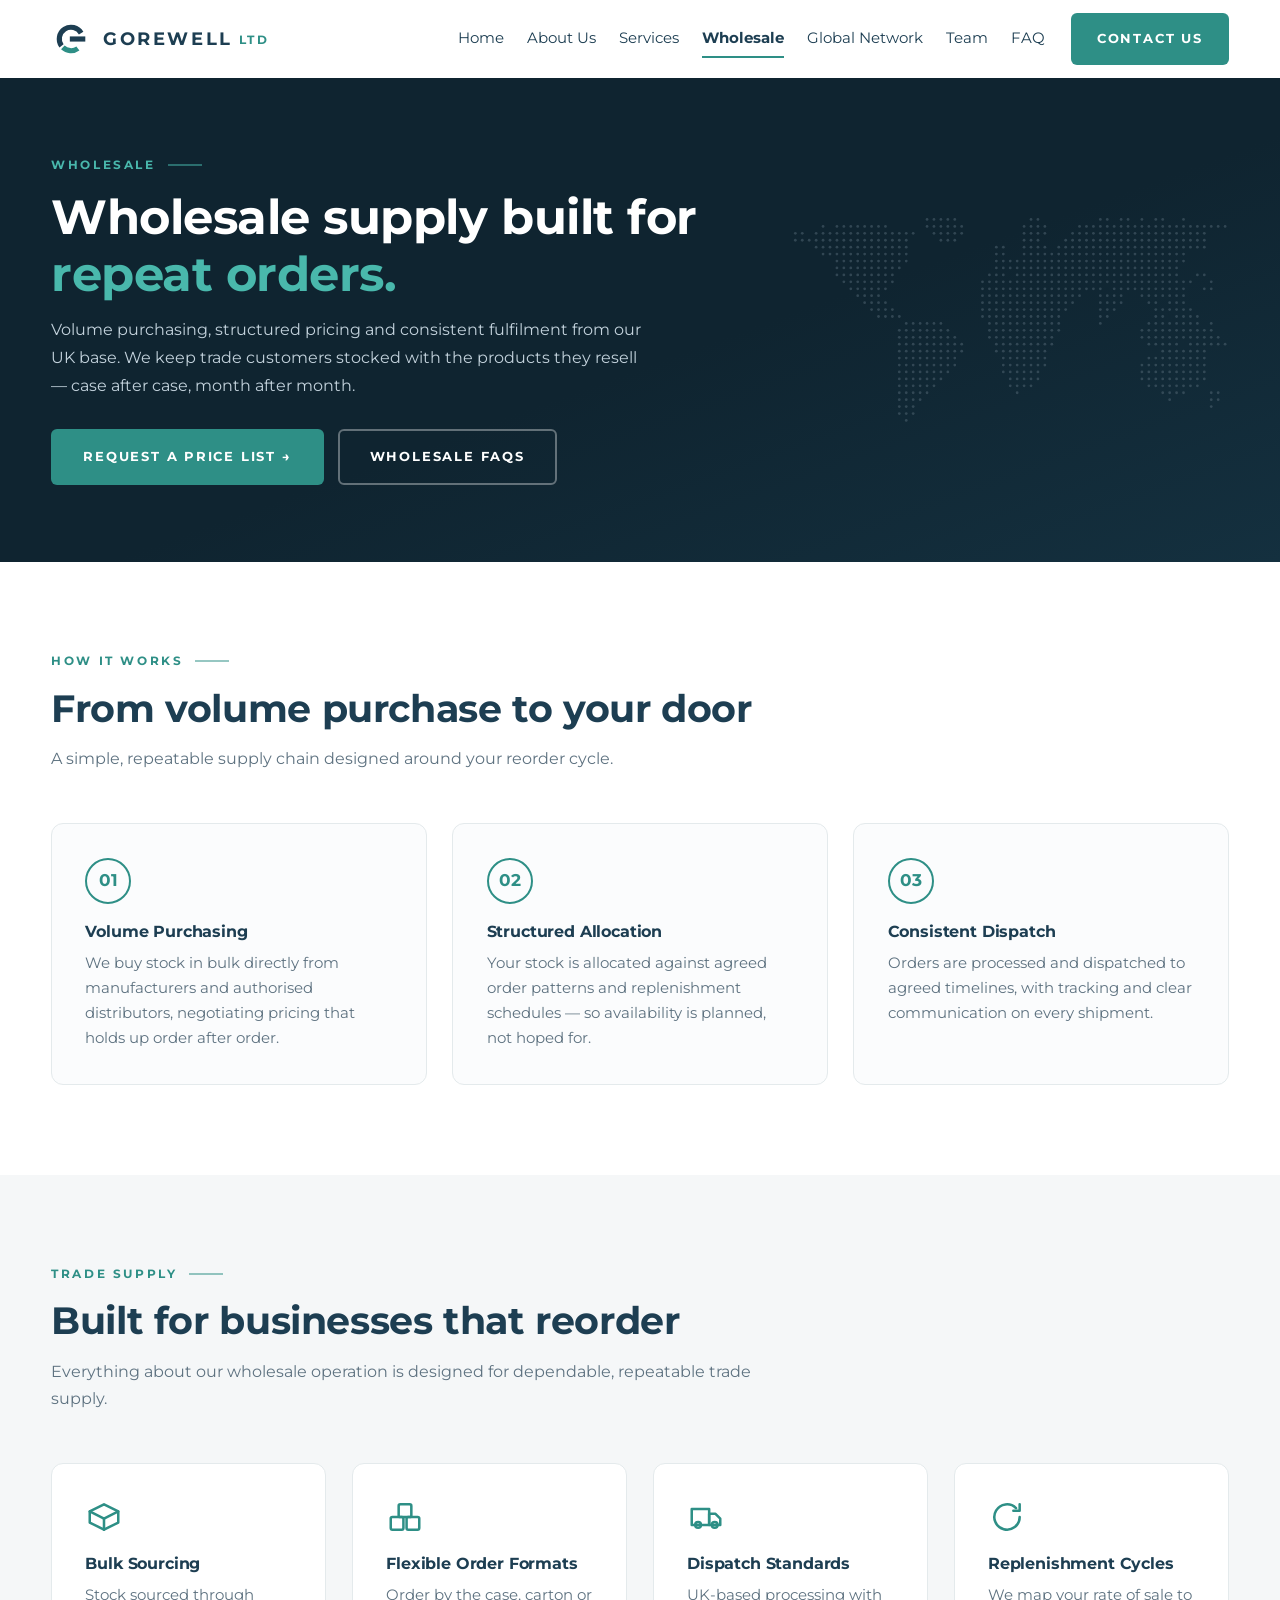
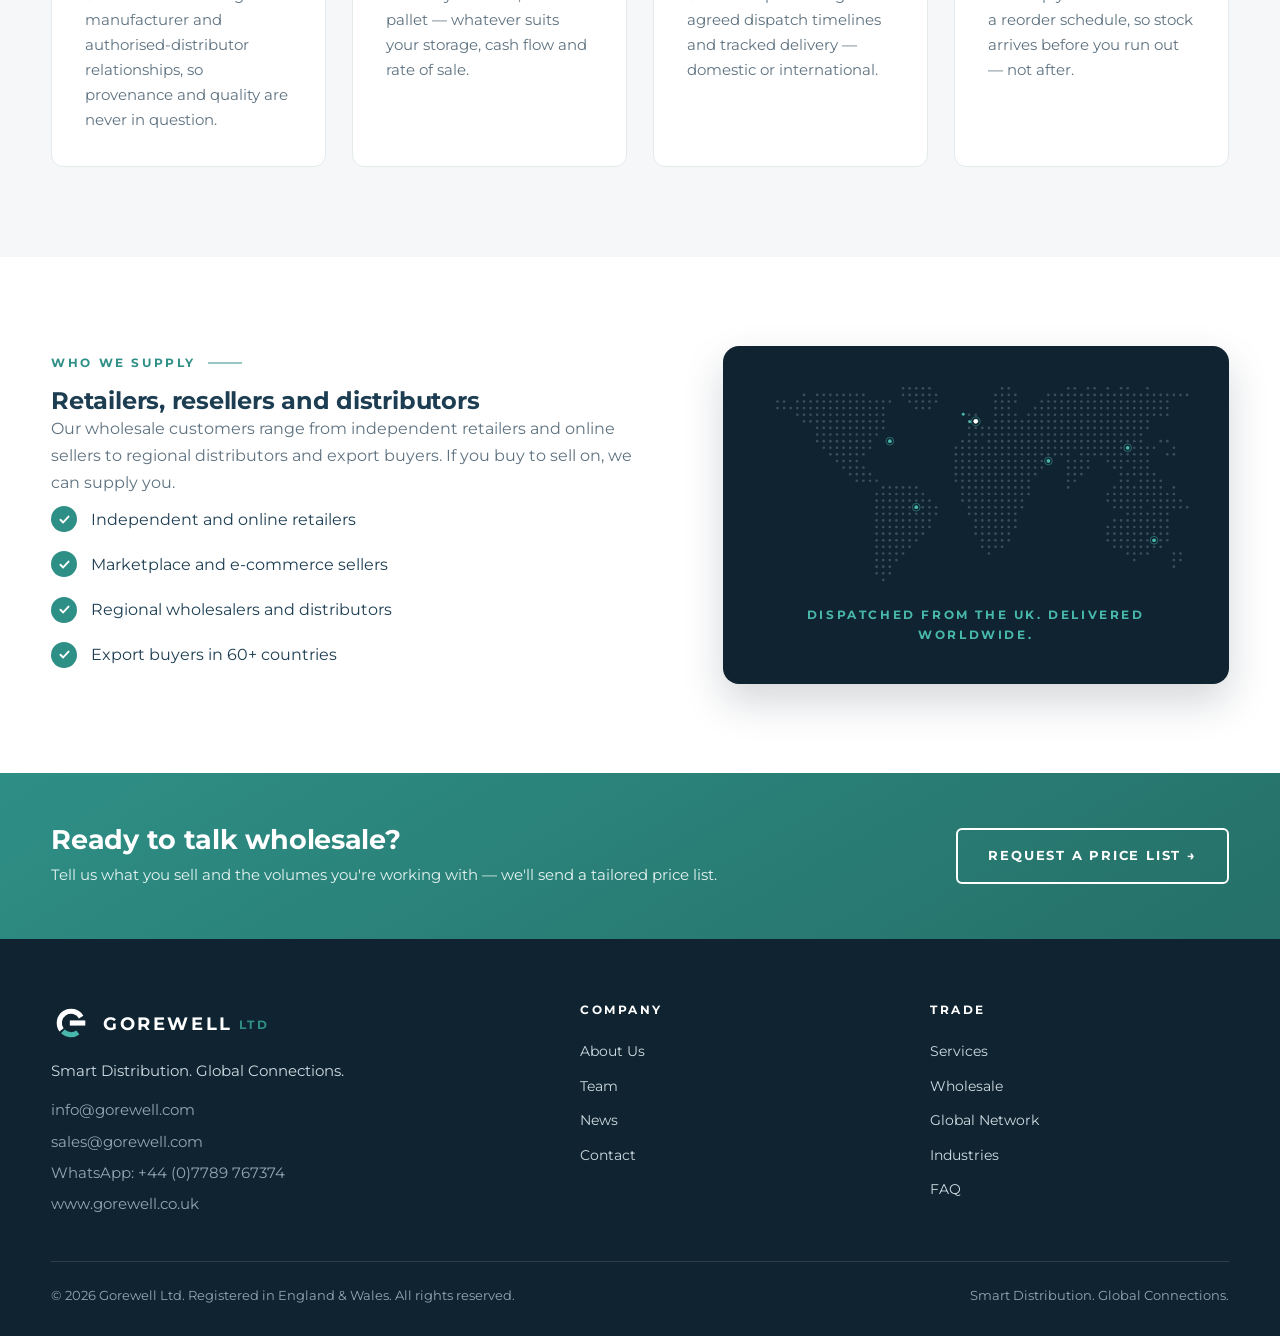
<file: wholesale.html>
<!DOCTYPE html>
<html lang="en-GB">
<head>
  <meta charset="UTF-8">
  <meta name="viewport" content="width=device-width, initial-scale=1.0">
  <title>Wholesale — Gorewell Ltd</title>
  <meta name="description" content="Wholesale supply from Gorewell Ltd: volume purchasing, structured allocation and consistent dispatch. Cases, cartons or pallets — request a price list today.">
  <meta property="og:type" content="website">
  <meta property="og:title" content="Wholesale — Gorewell Ltd">
  <meta property="og:description" content="Wholesale supply built for repeat orders: volume purchasing, structured allocation and consistent dispatch from our UK base.">
  <meta property="og:image" content="assets/gorewell-logo-primary.png">
  <link rel="icon" type="image/svg+xml" href="assets/gorewell-logo-icon-dark.svg">
  <link rel="preconnect" href="https://fonts.googleapis.com">
  <link rel="preconnect" href="https://fonts.gstatic.com" crossorigin>
  <link href="https://fonts.googleapis.com/css2?family=Montserrat:wght@400;700&display=swap" rel="stylesheet">
  <link rel="stylesheet" href="css/style.css">
</head>
<body>

  <header class="site-header" id="siteHeader">
    <div class="container nav-wrap">
      <a class="brand" href="index.html" aria-label="Gorewell Ltd home">
        <img src="assets/gorewell-logo-icon.svg" alt="" width="40" height="40">
        <span class="brand-name">GOREWELL<span class="ltd">LTD</span></span>
      </a>
      <nav class="main-nav" id="mainNav" aria-label="Main navigation">
        <a href="index.html">Home</a>
        <a href="about.html">About Us</a>
        <a href="services.html">Services</a>
        <a href="wholesale.html" class="active" aria-current="page">Wholesale</a>
        <a href="global-network.html">Global Network</a>
        <a href="team.html">Team</a>
        <a href="faq.html">FAQ</a>
        <a href="contact.html" class="btn btn-teal mobile-cta">Contact Us</a>
      </nav>
      <a class="btn btn-teal nav-cta" href="contact.html">Contact Us</a>
      <button class="hamburger" id="hamburger" aria-label="Toggle menu" aria-expanded="false" aria-controls="mainNav">
        <span></span><span></span><span></span>
      </button>
    </div>
  </header>

  <main>

    <section class="page-head">
      <div class="container page-head-grid">
        <div>
          <span class="kicker">Wholesale</span>
          <h1>Wholesale supply built for <span class="accent">repeat orders.</span></h1>
          <p>Volume purchasing, structured pricing and consistent fulfilment from our UK base. We keep trade customers stocked with the products they resell — case after case, month after month.</p>
          <div class="head-ctas">
            <a class="btn btn-teal" href="contact.html">Request a Price List &rarr;</a>
            <a class="btn btn-ghost" href="faq.html">Wholesale FAQs</a>
          </div>
        </div>
        <div class="dotmap-wrap">
          <svg class="dotmap" aria-hidden="true"></svg>
        </div>
      </div>
    </section>

    <!-- How it works -->
    <section class="section" style="background:#fff">
      <div class="container">
        <div class="section-head" data-reveal>
          <span class="kicker">How It Works</span>
          <h2>From volume purchase to your door</h2>
          <p>A simple, repeatable supply chain designed around your reorder cycle.</p>
        </div>
        <div class="steps" style="--step-cols:3">
          <div class="step" data-reveal>
            <span class="step-num" aria-hidden="true"></span>
            <h3>Volume Purchasing</h3>
            <p>We buy stock in bulk directly from manufacturers and authorised distributors, negotiating pricing that holds up order after order.</p>
          </div>
          <div class="step" data-reveal>
            <span class="step-num" aria-hidden="true"></span>
            <h3>Structured Allocation</h3>
            <p>Your stock is allocated against agreed order patterns and replenishment schedules — so availability is planned, not hoped for.</p>
          </div>
          <div class="step" data-reveal>
            <span class="step-num" aria-hidden="true"></span>
            <h3>Consistent Dispatch</h3>
            <p>Orders are processed and dispatched to agreed timelines, with tracking and clear communication on every shipment.</p>
          </div>
        </div>
      </div>
    </section>

    <!-- Trade supply details -->
    <section class="section">
      <div class="container">
        <div class="section-head" data-reveal>
          <span class="kicker">Trade Supply</span>
          <h2>Built for businesses that reorder</h2>
          <p>Everything about our wholesale operation is designed for dependable, repeatable trade supply.</p>
        </div>
        <div class="card-grid">
          <div class="info-card" data-reveal>
            <div class="icon" aria-hidden="true">
              <svg viewBox="0 0 24 24" fill="none" stroke="currentColor" stroke-width="1.6" stroke-linecap="round" stroke-linejoin="round"><path d="M21 8.5 12 4 3 8.5v7L12 20l9-4.5z"/><path d="M3 8.5 12 13l9-4.5"/><path d="M12 13v7"/></svg>
            </div>
            <h3>Bulk Sourcing</h3>
            <p>Stock sourced through manufacturer and authorised-distributor relationships, so provenance and quality are never in question.</p>
          </div>
          <div class="info-card" data-reveal>
            <div class="icon" aria-hidden="true">
              <svg viewBox="0 0 24 24" fill="none" stroke="currentColor" stroke-width="1.6" stroke-linecap="round" stroke-linejoin="round"><rect x="3" y="12" width="8" height="8" rx="1"/><rect x="13" y="12" width="8" height="8" rx="1"/><rect x="8" y="4" width="8" height="8" rx="1"/></svg>
            </div>
            <h3>Flexible Order Formats</h3>
            <p>Order by the case, carton or pallet — whatever suits your storage, cash flow and rate of sale.</p>
          </div>
          <div class="info-card" data-reveal>
            <div class="icon" aria-hidden="true">
              <svg viewBox="0 0 24 24" fill="none" stroke="currentColor" stroke-width="1.6" stroke-linecap="round" stroke-linejoin="round"><path d="M3 7h11v10H3z"/><path d="M14 10h4l3 3v4h-7z"/><circle cx="7" cy="17" r="1.8"/><circle cx="17.5" cy="17" r="1.8"/></svg>
            </div>
            <h3>Dispatch Standards</h3>
            <p>UK-based processing with agreed dispatch timelines and tracked delivery — domestic or international.</p>
          </div>
          <div class="info-card" data-reveal>
            <div class="icon" aria-hidden="true">
              <svg viewBox="0 0 24 24" fill="none" stroke="currentColor" stroke-width="1.6" stroke-linecap="round" stroke-linejoin="round"><path d="M20 12a8 8 0 1 1-2.3-5.6"/><path d="M20 4v4h-4"/></svg>
            </div>
            <h3>Replenishment Cycles</h3>
            <p>We map your rate of sale to a reorder schedule, so stock arrives before you run out — not after.</p>
          </div>
        </div>
      </div>
    </section>

    <!-- Who it's for -->
    <section class="section" style="background:#fff">
      <div class="container about-grid">
        <div data-reveal>
          <span class="kicker">Who We Supply</span>
          <h2>Retailers, resellers and distributors</h2>
          <p>Our wholesale customers range from independent retailers and online sellers to regional distributors and export buyers. If you buy to sell on, we can supply you.</p>
          <ul class="ticks">
            <li><span class="tick" aria-hidden="true"><svg viewBox="0 0 24 24" fill="none" stroke="currentColor" stroke-width="3.4" stroke-linecap="round" stroke-linejoin="round"><path d="m4.5 12.5 5 5 10-11"/></svg></span>Independent and online retailers</li>
            <li><span class="tick" aria-hidden="true"><svg viewBox="0 0 24 24" fill="none" stroke="currentColor" stroke-width="3.4" stroke-linecap="round" stroke-linejoin="round"><path d="m4.5 12.5 5 5 10-11"/></svg></span>Marketplace and e-commerce sellers</li>
            <li><span class="tick" aria-hidden="true"><svg viewBox="0 0 24 24" fill="none" stroke="currentColor" stroke-width="3.4" stroke-linecap="round" stroke-linejoin="round"><path d="m4.5 12.5 5 5 10-11"/></svg></span>Regional wholesalers and distributors</li>
            <li><span class="tick" aria-hidden="true"><svg viewBox="0 0 24 24" fill="none" stroke="currentColor" stroke-width="3.4" stroke-linecap="round" stroke-linejoin="round"><path d="m4.5 12.5 5 5 10-11"/></svg></span>Export buyers in 60+ countries</li>
          </ul>
        </div>
        <div class="map-card" data-reveal>
          <svg class="dotmap" data-arcs="true" aria-hidden="true"></svg>
          <div class="caption">Dispatched from the UK. Delivered worldwide.</div>
        </div>
      </div>
    </section>

    <section class="teal-strip">
      <div class="container strip-inner">
        <div>
          <h2>Ready to talk wholesale?</h2>
          <p>Tell us what you sell and the volumes you're working with — we'll send a tailored price list.</p>
        </div>
        <a class="btn btn-outline-white" href="contact.html">Request a Price List &rarr;</a>
      </div>
    </section>

  </main>

  <footer class="site-footer">
    <div class="container">
      <div class="footer-top">
        <div class="footer-brand">
          <a class="brand" href="index.html" aria-label="Gorewell Ltd home">
            <img src="assets/gorewell-logo-icon-dark.svg" alt="" width="40" height="40">
            <span class="brand-name">GOREWELL<span class="ltd">LTD</span></span>
          </a>
          <p class="tagline">Smart Distribution. Global Connections.</p>
          <a class="contact-line" href="mailto:info@gorewell.com">info@gorewell.com</a>
          <a class="contact-line" href="mailto:sales@gorewell.com">sales@gorewell.com</a>
          <a class="contact-line" href="https://wa.me/447789767374" target="_blank" rel="noopener">WhatsApp: +44 (0)7789 767374</a>
          <a class="contact-line" href="https://www.gorewell.co.uk">www.gorewell.co.uk</a>
        </div>
        <div class="footer-col">
          <h3>Company</h3>
          <a href="about.html">About Us</a>
          <a href="team.html">Team</a>
          <a href="news.html">News</a>
          <a href="contact.html">Contact</a>
        </div>
        <div class="footer-col">
          <h3>Trade</h3>
          <a href="services.html">Services</a>
          <a href="wholesale.html">Wholesale</a>
          <a href="global-network.html">Global Network</a>
          <a href="industries.html">Industries</a>
          <a href="faq.html">FAQ</a>
        </div>
      </div>
      <div class="footer-bottom">
        <span>&copy; 2026 Gorewell Ltd. Registered in England &amp; Wales. All rights reserved.</span>
        <span>Smart Distribution. Global Connections.</span>
      </div>
    </div>
  </footer>

  <script src="js/main.js"></script>
</body>
</html>
</file>
<file: css/style.css>
/* ============================================================
   Gorewell Ltd — Smart Distribution. Global Connections.
   Plain CSS, no build step.
   ============================================================ */

:root {
  --ink: #0F2430;
  --ink-2: #14303F;
  --navy: #1D3E52;
  --teal: #2E8F86;
  --teal-dark: #257068;
  --teal-light: #49B8AC;
  --grey: #5E7280;
  --light: #F5F7F8;
  --line: #E4EAEC;
  --card: #FBFCFD;
  --font: "Montserrat", "Segoe UI", -apple-system, BlinkMacSystemFont, Arial, sans-serif;
  --maxw: 1440px;
  --pad: clamp(20px, 4vw, 56px);
  --radius: 12px;
  --shadow-sm: 0 6px 18px rgba(15, 36, 48, .08);
  --shadow-md: 0 16px 32px rgba(15, 36, 48, .14);
}

* { margin: 0; padding: 0; box-sizing: border-box; }

html { scroll-behavior: smooth; }

body {
  font-family: var(--font);
  font-weight: 400;
  color: var(--grey);
  background: var(--light);
  line-height: 1.7;
  -webkit-font-smoothing: antialiased;
}

img, svg { max-width: 100%; display: block; }

h1, h2, h3, h4 { font-weight: 700; color: var(--navy); line-height: 1.18; letter-spacing: -.01em; }

a { color: var(--teal); text-decoration: none; transition: color .2s ease; }
a:hover { color: var(--teal-dark); }

:focus-visible {
  outline: 3px solid var(--teal-light);
  outline-offset: 2px;
  border-radius: 2px;
}

.container {
  max-width: var(--maxw);
  margin: 0 auto;
  padding-left: var(--pad);
  padding-right: var(--pad);
}

/* ---------- Labels, kickers & buttons ---------- */

.kicker {
  display: block;
  color: var(--teal);
  text-transform: uppercase;
  letter-spacing: .22em;
  font-weight: 700;
  font-size: .74rem;
  margin-bottom: 14px;
}
.kicker::after {
  content: "";
  display: inline-block;
  width: 34px;
  height: 2px;
  background: var(--teal);
  vertical-align: 3px;
  margin-left: 12px;
  opacity: .5;
}

.btn {
  display: inline-block;
  font-family: var(--font);
  font-weight: 700;
  font-size: .8rem;
  text-transform: uppercase;
  letter-spacing: .14em;
  padding: 15px 30px;
  border: 2px solid transparent;
  border-radius: 6px;
  cursor: pointer;
  transition: background .2s ease, color .2s ease, border-color .2s ease, box-shadow .25s ease, transform .2s ease;
}
.btn:hover { transform: translateY(-1px); }

/* Shine sweep on solid buttons */
.btn-teal, .btn-white {
  position: relative;
  overflow: hidden;
}
.btn-teal::before, .btn-white::before {
  content: "";
  position: absolute;
  top: 0; bottom: 0;
  left: -80%;
  width: 50%;
  background: linear-gradient(105deg, transparent, rgba(255, 255, 255, .35), transparent);
  transform: skewX(-20deg);
  transition: left .55s ease;
  pointer-events: none;
}
.btn-teal:hover::before, .btn-white:hover::before { left: 130%; }

.btn-teal { background: var(--teal); color: #fff; }
.btn-teal:hover { background: var(--teal-dark); color: #fff; box-shadow: 0 8px 22px rgba(46, 143, 134, .38); }

.btn-white { background: #fff; color: var(--teal); }
.btn-white:hover { background: var(--light); color: var(--teal-dark); box-shadow: 0 8px 22px rgba(15, 36, 48, .28); }

.btn-outline-white { background: transparent; color: #fff; border-color: #fff; }
.btn-outline-white:hover { background: #fff; color: var(--teal); }

.btn-ghost { background: transparent; color: #fff; border-color: rgba(255, 255, 255, .35); }
.btn-ghost:hover { background: rgba(255, 255, 255, .08); color: #fff; border-color: #fff; }

/* ---------- Header / nav ---------- */

.site-header {
  position: sticky;
  top: 0;
  z-index: 100;
  background: #fff;
  transition: box-shadow .25s ease;
}
.site-header.scrolled { box-shadow: 0 2px 14px rgba(15, 36, 48, .12); }

.nav-wrap {
  display: flex;
  align-items: center;
  gap: clamp(16px, 2vw, 30px);
  height: 78px;
}

.brand {
  display: flex;
  align-items: center;
  gap: 12px;
  margin-right: auto;
}
.brand img { width: 40px; height: 40px; }
.brand-name {
  font-weight: 700;
  font-size: 1.15rem;
  letter-spacing: .14em;
  color: var(--navy);
  white-space: nowrap;
}
.brand-name .ltd {
  color: var(--teal);
  font-size: .72rem;
  letter-spacing: .22em;
  margin-left: 6px;
  vertical-align: 1px;
}

.main-nav { display: flex; align-items: center; gap: clamp(14px, 1.8vw, 30px); }
.main-nav a {
  color: var(--navy);
  font-weight: 400;
  font-size: .92rem;
  padding: 6px 0;
  position: relative;
}
.main-nav a:not(.mobile-cta)::after {
  content: "";
  position: absolute;
  left: 0; right: 0; bottom: 0;
  height: 2px;
  background: var(--teal);
  transform: scaleX(0);
  transform-origin: left;
  transition: transform .28s ease;
}
.main-nav a:hover { color: var(--teal); }
.main-nav a:hover::after,
.main-nav a.active::after { transform: scaleX(1); }
.main-nav a.active { font-weight: 700; }

/* Scroll progress bar (injected by main.js) */
.scroll-progress {
  position: absolute;
  left: 0; bottom: 0;
  height: 3px;
  width: 100%;
  background: linear-gradient(90deg, var(--teal), var(--teal-light));
  transform: scaleX(0);
  transform-origin: left;
  pointer-events: none;
}

.nav-cta { flex-shrink: 0; padding: 13px 24px; }

.hamburger {
  display: none;
  background: none;
  border: 0;
  cursor: pointer;
  padding: 8px;
}
.hamburger span {
  display: block;
  width: 26px;
  height: 3px;
  border-radius: 2px;
  background: var(--navy);
  margin: 5px 0;
  transition: transform .25s ease, opacity .25s ease;
}
.hamburger[aria-expanded="true"] span:nth-child(1) { transform: translateY(8px) rotate(45deg); }
.hamburger[aria-expanded="true"] span:nth-child(2) { opacity: 0; }
.hamburger[aria-expanded="true"] span:nth-child(3) { transform: translateY(-8px) rotate(-45deg); }

/* The in-menu Contact button only exists for the mobile dropdown */
@media (min-width: 981px) {
  .main-nav .mobile-cta { display: none; }
}

@media (max-width: 980px) {
  .hamburger { display: block; }
  .nav-cta { display: none; }
  .main-nav {
    position: absolute;
    top: 78px;
    left: 0;
    right: 0;
    flex-direction: column;
    align-items: stretch;
    gap: 0;
    background: #fff;
    border-top: 1px solid var(--line);
    box-shadow: 0 14px 24px rgba(15, 36, 48, .14);
    display: none;
    padding: 8px 0 16px;
  }
  .main-nav.open { display: flex; }
  .main-nav a {
    padding: 14px var(--pad);
    border-bottom: 1px solid var(--line);
  }
  .main-nav a.active { border-bottom-color: var(--line); color: var(--teal); }
  .main-nav .mobile-cta {
    margin: 16px var(--pad) 0;
    text-align: center;
    border-bottom: 0;
    color: #fff;
  }
}

/* ---------- Scroll reveal ---------- */

@media (prefers-reduced-motion: no-preference) {
  [data-reveal] {
    opacity: 0;
    transform: translateY(18px);
    transition: opacity .65s ease, transform .65s ease;
    transition-delay: var(--reveal-delay, 0s);
  }
  [data-reveal].revealed { opacity: 1; transform: none; }
}

/* ---------- Entrance animations (hero / page heads) ---------- */

@media (prefers-reduced-motion: no-preference) {
  .hero-grid > div:first-child > *,
  .page-head-grid > div:first-child > * {
    opacity: 0;
    animation: enter-up .7s ease forwards;
  }
  .hero-grid > div:first-child > :nth-child(1),
  .page-head-grid > div:first-child > :nth-child(1) { animation-delay: .05s; }
  .hero-grid > div:first-child > :nth-child(2),
  .page-head-grid > div:first-child > :nth-child(2) { animation-delay: .16s; }
  .hero-grid > div:first-child > :nth-child(3),
  .page-head-grid > div:first-child > :nth-child(3) { animation-delay: .27s; }
  .hero-grid > div:first-child > :nth-child(4),
  .page-head-grid > div:first-child > :nth-child(4) { animation-delay: .38s; }
  .hero .dotmap-wrap,
  .page-head .dotmap-wrap {
    opacity: 0;
    animation: enter-fade .9s ease .25s forwards;
  }
  @keyframes enter-up {
    from { opacity: 0; transform: translateY(22px); }
    to   { opacity: 1; transform: none; }
  }
  @keyframes enter-fade {
    from { opacity: 0; transform: scale(.97); }
    to   { opacity: 1; transform: none; }
  }
  .page-head .dotmap-wrap { animation-name: enter-fade-dim; }
  @keyframes enter-fade-dim {
    from { opacity: 0; transform: scale(.97); }
    to   { opacity: .8; transform: none; }
  }
}

/* ---------- Hero ---------- */

.hero {
  background: linear-gradient(160deg, var(--ink) 55%, var(--ink-2) 100%);
  color: #c3d2dc;
  overflow: hidden;
}
.hero-grid {
  display: grid;
  grid-template-columns: minmax(0, 5fr) minmax(0, 6fr);
  align-items: center;
  gap: clamp(24px, 5vw, 72px);
  padding-top: clamp(64px, 9vw, 128px);
  padding-bottom: clamp(64px, 9vw, 128px);
}
.hero .kicker { color: var(--teal-light); }
.hero .kicker::after { background: var(--teal-light); }
.hero h1 {
  color: #fff;
  font-size: clamp(2.1rem, 4.8vw, 3.8rem);
  margin-bottom: 24px;
}
.hero h1 .accent { color: var(--teal-light); display: block; }
.hero p {
  max-width: 46ch;
  margin-bottom: 38px;
  font-size: 1.05rem;
}
.hero-ctas { display: flex; flex-wrap: wrap; gap: 14px; }
.hero .dotmap-wrap { min-width: 0; }

@media (max-width: 900px) {
  .hero-grid { grid-template-columns: 1fr; }
  .hero .dotmap-wrap { order: -1; max-width: 560px; }
}

/* ---------- Dotted world map ---------- */

.dotmap { width: 100%; height: auto; }
.dotmap .dot { fill: #5E7280; opacity: .55; }
.dotmap .arc {
  fill: none;
  stroke: var(--teal-light);
  stroke-width: 1.6;
  opacity: .85;
}
.dotmap .hub { fill: var(--teal-light); }
.dotmap .hub-origin { fill: #fff; }
.dotmap .hub-ring {
  fill: none;
  stroke: var(--teal-light);
  stroke-width: 1.4;
  opacity: .6;
}

.dotmap .packet { fill: var(--teal-light); }

@media (prefers-reduced-motion: no-preference) {
  .dotmap .arc {
    stroke-dasharray: var(--len);
    stroke-dashoffset: var(--len);
    animation: arc-cycle 7s ease-in-out infinite;
  }
  .dotmap .hub-ring {
    transform-box: fill-box;
    transform-origin: center;
    animation: hub-pulse 2.6s ease-out infinite;
  }
  /* Draw in, hold, fade out, repeat — the map never goes fully static */
  @keyframes arc-cycle {
    0%   { stroke-dashoffset: var(--len); opacity: 0; }
    8%   { opacity: .85; }
    38%  { stroke-dashoffset: 0; opacity: .85; }
    80%  { stroke-dashoffset: 0; opacity: .85; }
    96%  { stroke-dashoffset: 0; opacity: 0; }
    100% { stroke-dashoffset: var(--len); opacity: 0; }
  }
  @keyframes hub-pulse {
    0%   { transform: scale(.4); opacity: .8; }
    70%  { transform: scale(1.9); opacity: 0; }
    100% { transform: scale(1.9); opacity: 0; }
  }
}

/* ---------- Section scaffolding ---------- */

.section { padding-top: clamp(56px, 7vw, 104px); padding-bottom: clamp(56px, 7vw, 104px); }
.section-head { max-width: 720px; margin-bottom: clamp(32px, 4vw, 56px); }
.section-head h2 { font-size: clamp(1.7rem, 3vw, 2.4rem); margin-bottom: 14px; }
.section-head.center { margin-left: auto; margin-right: auto; text-align: center; }
.section-head.center .kicker::after { display: none; }

/* ---------- Services row ---------- */

.services { background: #fff; }
.services-grid {
  display: grid;
  grid-template-columns: repeat(4, 1fr);
  gap: clamp(16px, 2vw, 28px);
}
.service {
  background: var(--card);
  border: 1px solid var(--line);
  border-radius: var(--radius);
  padding: clamp(24px, 2.6vw, 38px);
  position: relative;
  overflow: hidden;
  transition: transform .25s ease, box-shadow .25s ease, border-color .25s ease;
}
.service::before {
  content: "";
  position: absolute;
  top: 0; left: 0; right: 0;
  height: 3px;
  background: linear-gradient(90deg, var(--teal), var(--teal-light));
  transform: scaleX(0);
  transform-origin: left;
  transition: transform .3s ease;
}
.service:hover {
  transform: translateY(-5px);
  box-shadow: var(--shadow-md);
  border-color: transparent;
}
.service:hover::before { transform: scaleX(1); }
.service .icon { color: var(--teal); margin-bottom: 22px; }
.service .icon svg { width: 42px; height: 42px; transition: transform .25s ease; }
.service:hover .icon svg { transform: scale(1.12) rotate(-3deg); }
.service h3 {
  font-size: .92rem;
  letter-spacing: .14em;
  text-transform: uppercase;
  margin-bottom: 12px;
}
.service p { font-size: .92rem; margin-bottom: 18px; }
.service .more {
  display: inline-block;
  font-size: .74rem;
  font-weight: 700;
  letter-spacing: .16em;
  text-transform: uppercase;
  transition: transform .2s ease;
}
.service .more:hover { transform: translateX(5px); }

@media (max-width: 980px) { .services-grid { grid-template-columns: 1fr 1fr; } }
@media (max-width: 560px) { .services-grid { grid-template-columns: 1fr; } }

/* ---------- Stats + CTA band ---------- */

.stats-band { background: var(--ink); color: #fff; }
.stats-band .band-grid {
  display: grid;
  grid-template-columns: 2fr 1fr;
  align-items: stretch;
}
.stats-grid {
  display: grid;
  grid-template-columns: repeat(4, 1fr);
  align-items: center;
  gap: clamp(12px, 2vw, 24px);
  padding: clamp(48px, 6vw, 84px) var(--pad) clamp(48px, 6vw, 84px) 0;
}
.stat { border-left: 1px solid rgba(255, 255, 255, .16); padding-left: clamp(14px, 1.8vw, 28px); }
.stat:first-child { border-left: 0; padding-left: 0; }
.stat .num {
  font-size: clamp(1.9rem, 3.4vw, 3rem);
  font-weight: 700;
  color: #fff;
  line-height: 1.1;
}
.stat .num .plus { color: var(--teal-light); }
.stat .cap {
  margin-top: 10px;
  color: #93a7b3;
  font-size: .72rem;
  font-weight: 700;
  letter-spacing: .18em;
  text-transform: uppercase;
}

.cta-panel {
  background: linear-gradient(150deg, var(--teal), var(--teal-dark));
  padding: clamp(40px, 5vw, 64px) clamp(28px, 3.4vw, 56px);
  display: flex;
  flex-direction: column;
  justify-content: center;
  align-items: flex-start;
  gap: 18px;
}
.cta-panel h2 { color: #fff; font-size: clamp(1.35rem, 2.2vw, 1.8rem); }
.cta-panel p { color: #e6f4f2; font-size: .95rem; }

.stats-band .band-inner {
  max-width: var(--maxw);
  margin: 0 auto;
  padding-left: var(--pad);
}

@media (max-width: 1020px) {
  .stats-band .band-grid { grid-template-columns: 1fr; }
  .stats-band .band-inner { padding-left: 0; }
  .stats-grid { padding-left: var(--pad); padding-right: var(--pad); }
}
@media (max-width: 700px) {
  .stats-grid { grid-template-columns: 1fr 1fr; row-gap: 36px; }
  .stat:nth-child(3) { border-left: 0; padding-left: 0; }
}

/* ---------- About band (homepage) ---------- */

.about { background: #fff; }
.about-grid {
  display: grid;
  grid-template-columns: minmax(0, 6fr) minmax(0, 5fr);
  gap: clamp(32px, 5vw, 80px);
  align-items: center;
}
.about h2 { font-size: clamp(1.7rem, 3vw, 2.4rem); margin-bottom: 20px; }
.about p { margin-bottom: 28px; max-width: 56ch; }

.ticks { list-style: none; }
.ticks li {
  display: flex;
  align-items: center;
  gap: 14px;
  padding: 9px 0;
  color: var(--navy);
}
.ticks .tick {
  flex: none;
  width: 26px;
  height: 26px;
  border-radius: 50%;
  background: var(--teal);
  color: #fff;
  display: grid;
  place-items: center;
}
.ticks .tick svg { width: 13px; height: 13px; }

.map-card {
  background: var(--ink);
  border-radius: 16px;
  padding: clamp(24px, 3vw, 44px);
  box-shadow: 0 18px 40px rgba(15, 36, 48, .18);
}
@media (prefers-reduced-motion: no-preference) {
  .map-card { animation: gentle-float 7s ease-in-out infinite; }
  @keyframes gentle-float {
    0%, 100% { transform: translateY(0); }
    50%      { transform: translateY(-9px); }
  }
}
.map-card .caption {
  margin-top: 22px;
  text-align: center;
  color: var(--teal-light);
  font-size: .74rem;
  font-weight: 700;
  letter-spacing: .22em;
  text-transform: uppercase;
}

@media (max-width: 900px) {
  .about-grid { grid-template-columns: 1fr; }
}

/* ---------- Page header band (inner pages) ---------- */

.page-head {
  background: linear-gradient(160deg, var(--ink) 55%, var(--ink-2) 100%);
  color: #c3d2dc;
  overflow: hidden;
}
.page-head .kicker { color: var(--teal-light); }
.page-head .kicker::after { background: var(--teal-light); }
.page-head-grid {
  display: grid;
  grid-template-columns: minmax(0, 3fr) minmax(0, 2fr);
  align-items: center;
  gap: clamp(24px, 4vw, 64px);
  padding-top: clamp(48px, 6vw, 92px);
  padding-bottom: clamp(48px, 6vw, 92px);
}
.page-head h1 { color: #fff; font-size: clamp(1.9rem, 4vw, 3rem); margin-bottom: 14px; }
.page-head h1 .accent { color: var(--teal-light); }
.page-head p { max-width: 54ch; font-size: 1.02rem; }
.page-head .head-ctas { display: flex; flex-wrap: wrap; gap: 14px; margin-top: 30px; }
.page-head .dotmap-wrap { opacity: .8; }

@media (max-width: 720px) {
  .page-head-grid { grid-template-columns: 1fr; }
  .page-head .dotmap-wrap { display: none; }
}

/* ---------- Card grids (values, wholesale features) ---------- */

.card-grid {
  display: grid;
  grid-template-columns: repeat(4, 1fr);
  gap: clamp(16px, 2vw, 28px);
}
.info-card {
  background: #fff;
  border: 1px solid var(--line);
  border-radius: var(--radius);
  padding: clamp(24px, 2.6vw, 36px);
  position: relative;
  overflow: hidden;
  transition: transform .25s ease, box-shadow .25s ease, border-color .25s ease;
}
.info-card::before {
  content: "";
  position: absolute;
  top: 0; left: 0; right: 0;
  height: 3px;
  background: linear-gradient(90deg, var(--teal), var(--teal-light));
  transform: scaleX(0);
  transform-origin: left;
  transition: transform .3s ease;
}
.info-card:hover {
  transform: translateY(-5px);
  box-shadow: var(--shadow-md);
  border-color: transparent;
}
.info-card:hover::before { transform: scaleX(1); }
.info-card .icon { color: var(--teal); margin-bottom: 18px; }
.info-card .icon svg { width: 38px; height: 38px; transition: transform .25s ease; }
.info-card:hover .icon svg { transform: scale(1.12) rotate(-3deg); }
.info-card h3 { font-size: 1.02rem; margin-bottom: 10px; }
.info-card p { font-size: .92rem; }

@media (max-width: 980px) { .card-grid { grid-template-columns: 1fr 1fr; } }
@media (max-width: 560px) { .card-grid { grid-template-columns: 1fr; } }

/* ---------- Numbered process steps ---------- */

.steps {
  display: grid;
  grid-template-columns: repeat(var(--step-cols, 3), 1fr);
  gap: clamp(16px, 2vw, 28px);
  counter-reset: step;
}
.step {
  background: var(--card);
  border: 1px solid var(--line);
  border-radius: var(--radius);
  padding: clamp(24px, 2.6vw, 36px);
  counter-increment: step;
}
.step .step-num {
  display: grid;
  place-items: center;
  width: 46px;
  height: 46px;
  border-radius: 50%;
  border: 2px solid var(--teal);
  color: var(--teal);
  font-weight: 700;
  font-size: 1.05rem;
  margin-bottom: 18px;
}
.step .step-num::before { content: counter(step, decimal-leading-zero); }
.step h3 { font-size: 1.02rem; margin-bottom: 10px; }
.step p { font-size: .92rem; }

@media (max-width: 900px) { .steps { grid-template-columns: 1fr; } }

/* ---------- Team page ---------- */

.team-grid {
  display: grid;
  grid-template-columns: repeat(3, minmax(0, 1fr));
  gap: clamp(20px, 2.6vw, 36px);
  justify-content: center;
}
.team-grid.single { grid-template-columns: minmax(0, 420px); justify-content: center; }

.team-card {
  background: #fff;
  border-radius: var(--radius);
  border-top: 4px solid transparent;
  box-shadow: var(--shadow-sm);
  padding: 40px 30px 32px;
  text-align: center;
  transition: transform .22s ease, border-color .22s ease, box-shadow .22s ease;
}
.team-card:hover {
  transform: translateY(-6px);
  border-top-color: var(--teal);
  box-shadow: var(--shadow-md);
}

.avatar {
  width: 108px;
  height: 108px;
  margin: 0 auto 22px;
  border-radius: 50%;
  background: var(--navy);
  color: #fff;
  font-size: 2rem;
  font-weight: 700;
  letter-spacing: .04em;
  display: grid;
  place-items: center;
  box-shadow: 0 0 0 3px #fff, 0 0 0 6px var(--teal);
}

.team-card h3 { font-size: 1.2rem; margin-bottom: 6px; }
.team-card .role {
  color: var(--teal);
  font-size: .74rem;
  font-weight: 700;
  letter-spacing: .18em;
  text-transform: uppercase;
  margin-bottom: 14px;
}
.team-card .bio { font-size: .92rem; margin-bottom: 20px; }
.team-links { display: flex; justify-content: center; gap: 14px; }
.team-links a {
  width: 38px;
  height: 38px;
  border-radius: 50%;
  border: 1.5px solid var(--teal);
  color: var(--teal);
  display: grid;
  place-items: center;
  transition: background .2s ease, color .2s ease;
}
.team-links a:hover { background: var(--teal); color: #fff; }
.team-links svg { width: 17px; height: 17px; }

@media (max-width: 1020px) { .team-grid { grid-template-columns: repeat(2, minmax(0, 1fr)); } }
@media (max-width: 640px) { .team-grid { grid-template-columns: 1fr; } }

/* ---------- FAQ ---------- */

.faq-group { max-width: 860px; margin: 0 auto; }
.faq-group + .faq-group { margin-top: clamp(36px, 4vw, 56px); }
.faq-group > h2 {
  font-size: 1.15rem;
  letter-spacing: .12em;
  text-transform: uppercase;
  margin-bottom: 18px;
}
.faq-item {
  background: #fff;
  border: 1px solid var(--line);
  border-radius: 10px;
  margin-bottom: 12px;
  overflow: hidden;
  transition: box-shadow .25s ease, border-color .25s ease;
}
.faq-item[open] { box-shadow: var(--shadow-sm); border-color: rgba(46, 143, 134, .4); }
.faq-item summary {
  list-style: none;
  cursor: pointer;
  display: flex;
  align-items: center;
  justify-content: space-between;
  gap: 16px;
  padding: 18px 22px;
  font-weight: 700;
  color: var(--navy);
  font-size: .98rem;
}
.faq-item summary::-webkit-details-marker { display: none; }
.faq-item summary:hover { color: var(--teal); }
.faq-item .chev {
  flex: none;
  width: 28px;
  height: 28px;
  border-radius: 50%;
  border: 1.5px solid var(--line);
  color: var(--teal);
  display: grid;
  place-items: center;
  transition: transform .3s ease, background .2s ease, border-color .2s ease;
}
.faq-item .chev svg { width: 13px; height: 13px; }
.faq-item[open] .chev { transform: rotate(180deg); background: var(--teal); color: #fff; border-color: var(--teal); }
.faq-item .faq-a { padding: 0 22px 20px; font-size: .94rem; }
.faq-item .faq-a a { font-weight: 700; }


/* ---------- Teal CTA strip ---------- */

.teal-strip { background: linear-gradient(150deg, var(--teal), var(--teal-dark)); color: #fff; }
.teal-strip .strip-inner {
  display: flex;
  flex-wrap: wrap;
  align-items: center;
  justify-content: space-between;
  gap: 20px;
  padding-top: clamp(36px, 4vw, 56px);
  padding-bottom: clamp(36px, 4vw, 56px);
}
.teal-strip h2 { color: #fff; font-size: clamp(1.25rem, 2.4vw, 1.7rem); }
.teal-strip p { color: #e6f4f2; margin-top: 6px; font-size: .95rem; }

/* ---------- Stub page content ---------- */

.stub-card {
  background: #fff;
  border-radius: var(--radius);
  border-left: 4px solid var(--teal);
  box-shadow: var(--shadow-sm);
  padding: clamp(28px, 4vw, 48px);
  max-width: 780px;
}
.stub-card h2 { font-size: 1.3rem; margin-bottom: 12px; }
.stub-card p { margin-bottom: 22px; }

/* ---------- Contact form ---------- */

.contact-grid {
  display: grid;
  grid-template-columns: minmax(0, 3fr) minmax(0, 2fr);
  gap: clamp(28px, 4vw, 64px);
  align-items: start;
}
.contact-form {
  background: #fff;
  border-radius: var(--radius);
  box-shadow: var(--shadow-sm);
  padding: clamp(28px, 4vw, 44px);
}
.field { margin-bottom: 22px; }
.field label {
  display: block;
  font-size: .74rem;
  font-weight: 700;
  letter-spacing: .16em;
  text-transform: uppercase;
  color: var(--navy);
  margin-bottom: 8px;
}
.field input,
.field select,
.field textarea {
  width: 100%;
  font-family: var(--font);
  font-size: .95rem;
  color: var(--ink);
  background: var(--light);
  border: 1.5px solid var(--line);
  border-radius: 6px;
  padding: 13px 15px;
  transition: border-color .2s ease;
}
.field select { cursor: pointer; }
.field input:focus,
.field select:focus,
.field textarea:focus {
  outline: none;
  border-color: var(--teal);
  box-shadow: 0 0 0 3px rgba(46, 143, 134, .18);
}
.field textarea { min-height: 150px; resize: vertical; }

.contact-aside h2 { font-size: 1.3rem; margin-bottom: 14px; }
.contact-aside p { margin-bottom: 18px; }
.contact-aside .detail {
  display: block;
  color: var(--navy);
  font-weight: 700;
  margin-bottom: 8px;
  word-break: break-word;
}
.contact-aside .detail span { color: var(--teal); }

.form-note { font-size: .82rem; margin-top: 14px; }

@media (max-width: 860px) {
  .contact-grid { grid-template-columns: 1fr; }
  .contact-aside { order: -1; }
}

/* ---------- Footer ---------- */

.site-footer { background: var(--ink); color: #93a7b3; font-size: .92rem; }
.footer-top {
  display: grid;
  grid-template-columns: minmax(260px, 1.6fr) 1fr 1fr;
  gap: clamp(28px, 4vw, 64px);
  padding-top: clamp(44px, 5vw, 72px);
  padding-bottom: 38px;
}
.footer-brand .brand { margin: 0 0 16px; }
.footer-brand .brand-name { color: #fff; }
.footer-brand .tagline { color: #cfdbe2; margin-bottom: 14px; }
.footer-brand a { color: #93a7b3; }
.footer-brand a:hover { color: var(--teal-light); }
.footer-brand .contact-line { display: block; margin-bottom: 6px; }

.footer-col h3 {
  color: #fff;
  font-size: .78rem;
  letter-spacing: .2em;
  text-transform: uppercase;
  margin-bottom: 16px;
}
.footer-col a {
  display: block;
  color: #cfdbe2;
  font-size: .9rem;
  padding: 5px 0;
}
.footer-col a:hover { color: var(--teal-light); }

.footer-bottom {
  border-top: 1px solid rgba(255, 255, 255, .12);
  padding-top: 22px;
  padding-bottom: 30px;
  font-size: .82rem;
  display: flex;
  flex-wrap: wrap;
  justify-content: space-between;
  gap: 10px;
}

@media (max-width: 760px) {
  .footer-top { grid-template-columns: 1fr; gap: 32px; }
}
</file>
